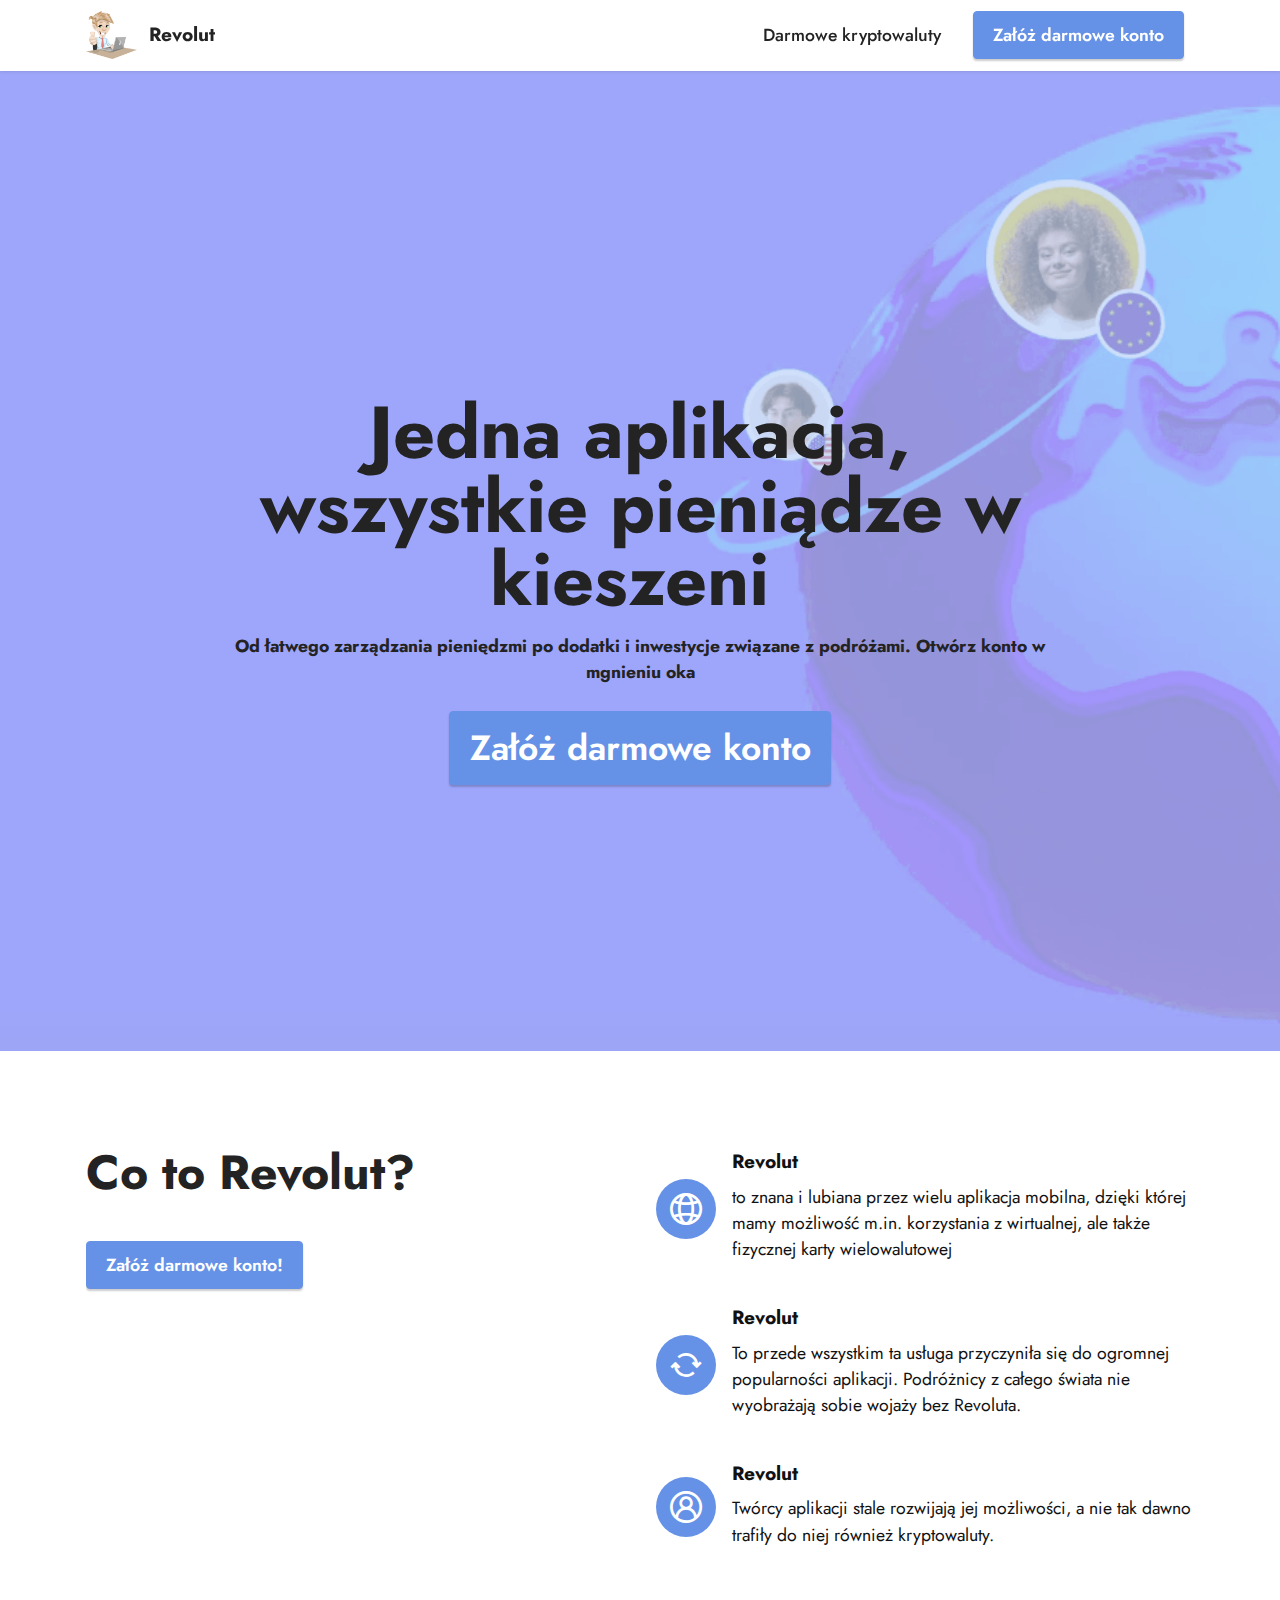
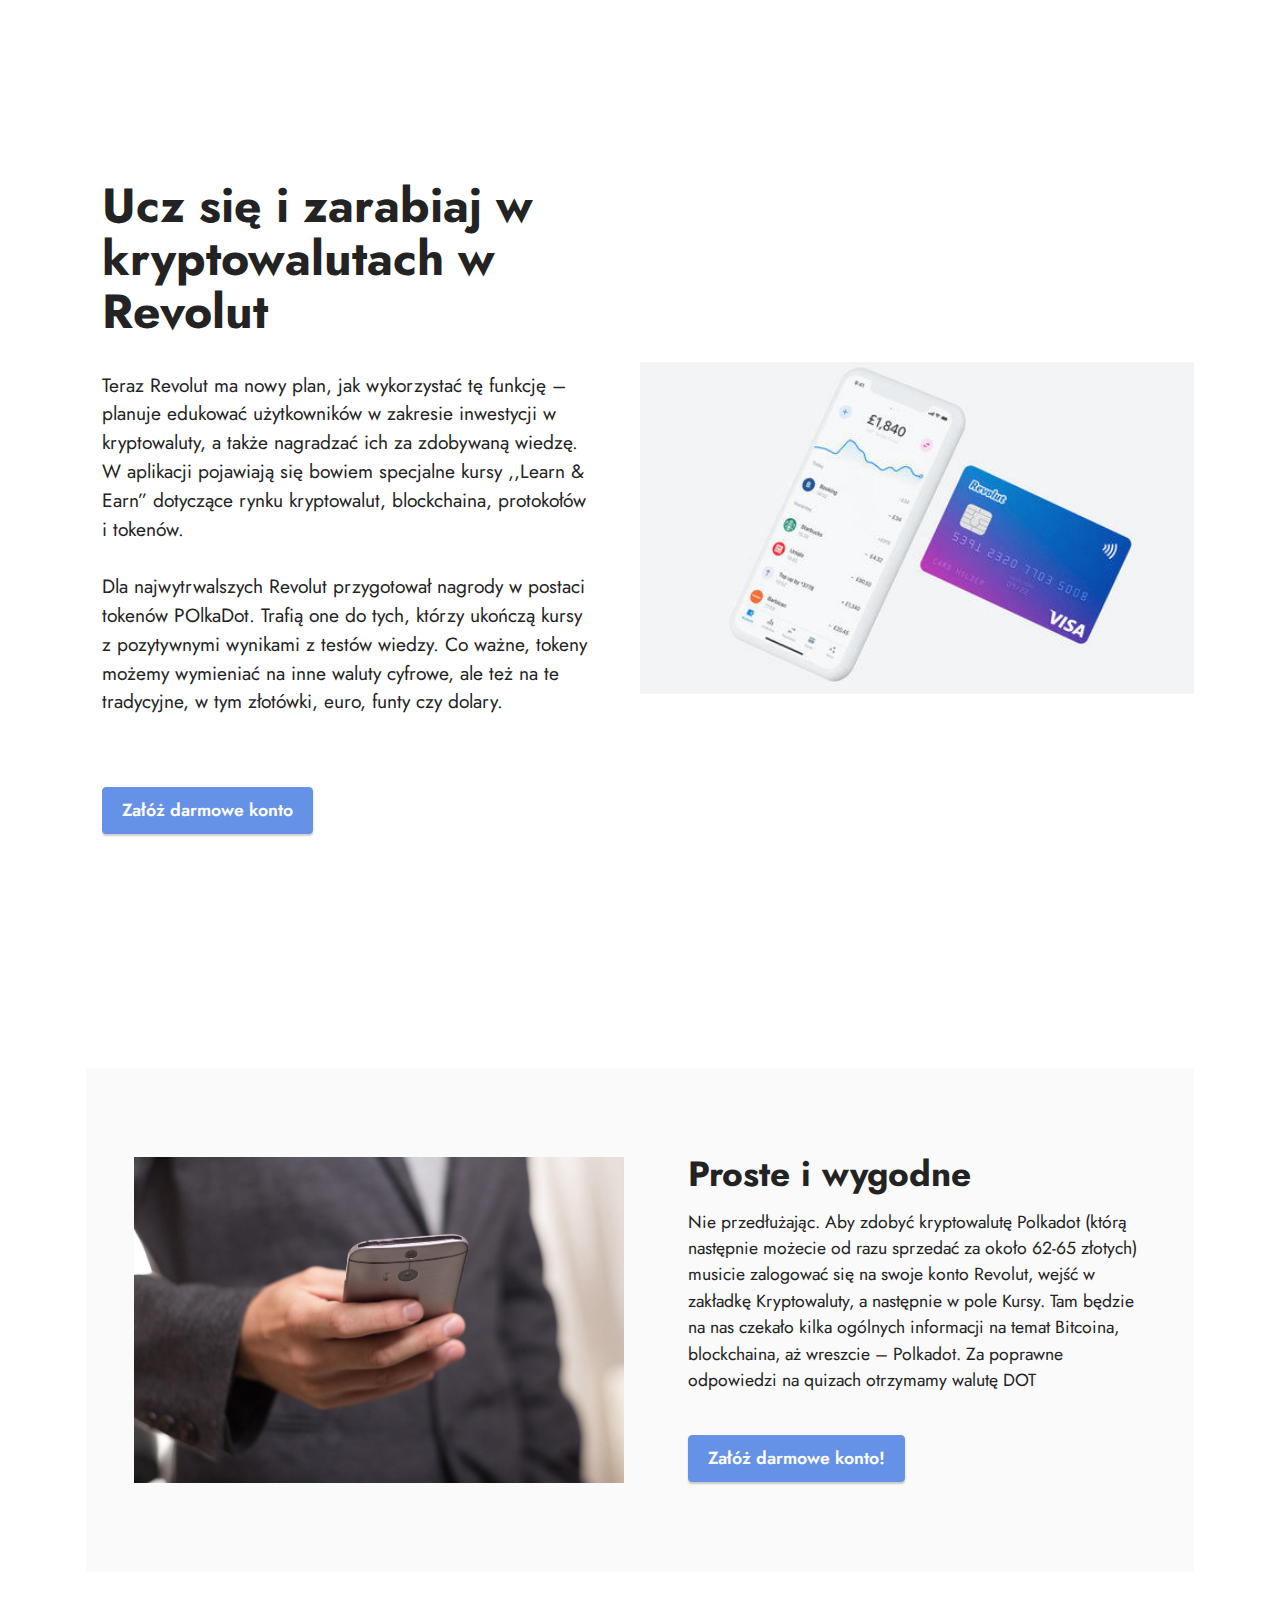
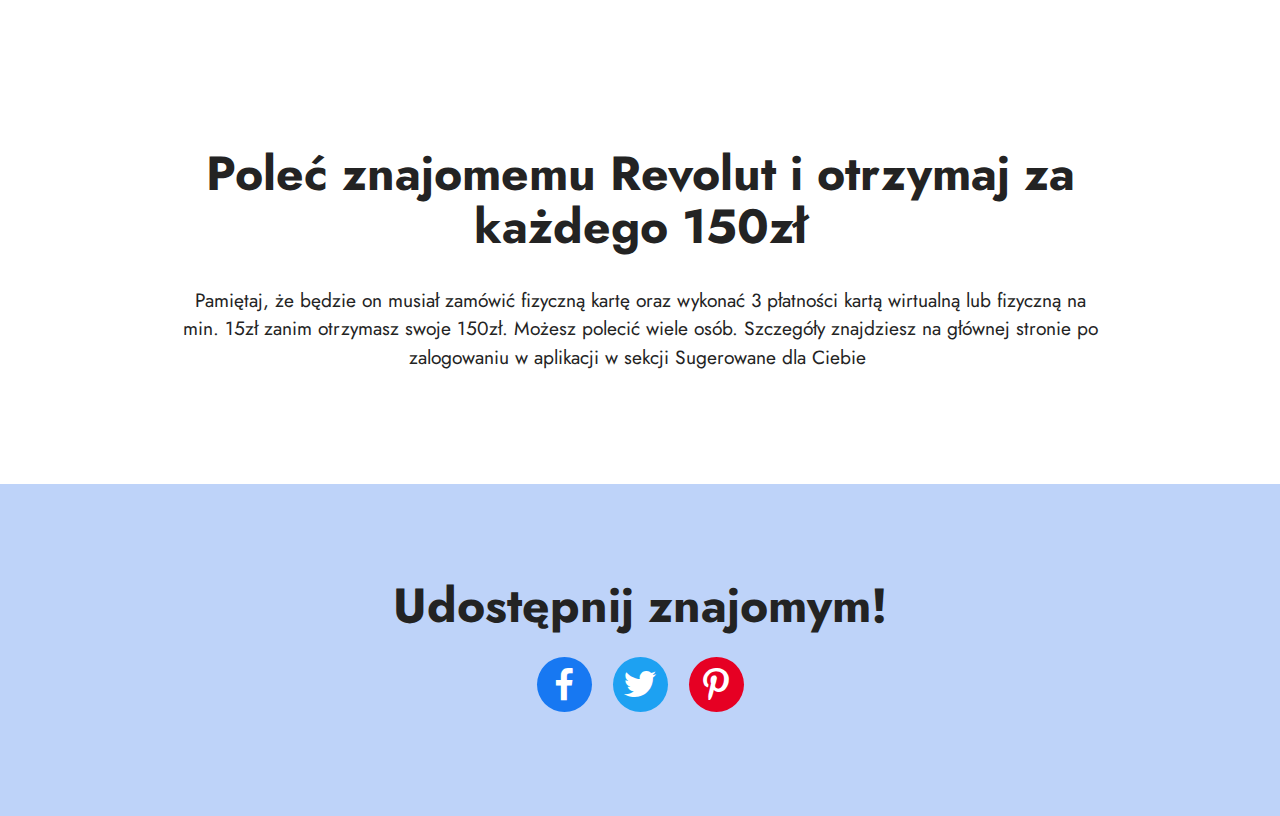
<file: index.html>
<!DOCTYPE html>
<html  >
<head>
  <!-- Site made with Mobirise Website Builder v5.6.5, https://mobirise.com -->
  <meta charset="UTF-8">
  <meta http-equiv="X-UA-Compatible" content="IE=edge">
  <meta name="generator" content="Mobirise v5.6.5, mobirise.com">
  <meta name="twitter:card" content="summary_large_image"/>
  <meta name="twitter:image:src" content="">
  <meta property="og:image" content="">
  <meta name="twitter:title" content="revolut">
  <meta name="viewport" content="width=device-width, initial-scale=1, minimum-scale=1">
  <link rel="shortcut icon" href="assets/images/logo.png" type="image/x-icon">
  <meta name="description" content="">
  
  
  <title>revolut</title>
  <link rel="stylesheet" href="assets/web/assets/mobirise-icons2/mobirise2.css">
  <link rel="stylesheet" href="assets/bootstrap/css/bootstrap.min.css">
  <link rel="stylesheet" href="assets/bootstrap/css/bootstrap-grid.min.css">
  <link rel="stylesheet" href="assets/bootstrap/css/bootstrap-reboot.min.css">
  <link rel="stylesheet" href="assets/parallax/jarallax.css">
  <link rel="stylesheet" href="assets/socicon/css/styles.css">
  <link rel="stylesheet" href="assets/dropdown/css/style.css">
  <link rel="stylesheet" href="assets/theme/css/style.css">
  <link rel="preload" href="https://fonts.googleapis.com/css?family=Jost:100,200,300,400,500,600,700,800,900,100i,200i,300i,400i,500i,600i,700i,800i,900i&display=swap" as="style" onload="this.onload=null;this.rel='stylesheet'">
  <noscript><link rel="stylesheet" href="https://fonts.googleapis.com/css?family=Jost:100,200,300,400,500,600,700,800,900,100i,200i,300i,400i,500i,600i,700i,800i,900i&display=swap"></noscript>
  <link rel="preload" as="style" href="assets/mobirise/css/mbr-additional.css"><link rel="stylesheet" href="assets/mobirise/css/mbr-additional.css" type="text/css">
  
  
  
  
</head>
<body>
  
  <section data-bs-version="5.1" class="menu menu2 cid-tdzqCnGoo5" once="menu" id="menu2-x">
    
    <nav class="navbar navbar-dropdown navbar-fixed-top navbar-expand-lg">
        <div class="container">
            <div class="navbar-brand">
                <span class="navbar-logo">
                    <a href="#">
                        <img src="assets/images/mbr-96x91.png" alt="revolut" style="height: 3rem;">
                    </a>
                </span>
                <span class="navbar-caption-wrap"><a class="navbar-caption text-black display-7" href="https://mobiri.se">Revolut</a></span>
            </div>
            <button class="navbar-toggler" type="button" data-toggle="collapse" data-bs-toggle="collapse" data-target="#navbarSupportedContent" data-bs-target="#navbarSupportedContent" aria-controls="navbarNavAltMarkup" aria-expanded="false" aria-label="Toggle navigation">
                <div class="hamburger">
                    <span></span>
                    <span></span>
                    <span></span>
                    <span></span>
                </div>
            </button>
            <div class="collapse navbar-collapse" id="navbarSupportedContent">
                <ul class="navbar-nav nav-dropdown" data-app-modern-menu="true"><li class="nav-item"><a class="nav-link link text-black text-primary display-4" href="page1.html#features12-v">Darmowe kryptowaluty</a></li></ul>
                
                <div class="navbar-buttons mbr-section-btn"><a class="btn btn-primary display-4" href="https://revolut.com/referral/jakub4d4s!AUG1-22-AR">Załóż darmowe konto</a></div>
            </div>
        </div>
    </nav>
</section>

<section data-bs-version="5.1" class="header9 cid-sFHoAfPmXB mbr-parallax-background" id="header9-1">

    

    <div class="mbr-overlay" style="opacity: 0.7; background-color: rgb(190, 211, 249);"></div>

    <div class="text-center container">
        <div class="row justify-content-center">
            <div class="col-md-12 col-lg-9">
                <h1 class="mbr-section-title mbr-fonts-style mb-3 display-1"><p><strong>Jedna aplikacja, wszystkie pieniądze w kieszeni&nbsp;</strong></p></h1>
                <p class="mbr-text mbr-fonts-style display-4"><strong>Od łatwego zarządzania pieniędzmi po dodatki i inwestycje związane z podróżami. Otwórz konto w mgnieniu oka</strong></p>
                <div class="mbr-section-btn mt-3"><a class="btn btn-primary display-5" href="https://revolut.com/referral/jakub4d4s!AUG1-22-AR">Załóż darmowe konto</a></div>
            </div>
        </div>
    </div>










      
</section>

<section data-bs-version="5.1" class="features12 cid-tdznj7VKpq" id="features13-u">

    
    
    <div class="container">
        <div class="row justify-content-center">
            <div class="col-12 col-lg-6">
                <div class="card-wrapper">
                    <div class="card-box align-left">
                        <h4 class="card-title mbr-fonts-style mb-4 display-2">
                            <strong>Co to Revolut?</strong>
                        </h4>
                        <p class="mbr-text mbr-fonts-style mb-4 display-7"></p>
                        <div class="mbr-section-btn"><a class="btn btn-primary display-4" href="https://revolut.com/referral/jakub4d4s!AUG1-22-AR">Załóż darmowe konto!</a></div>
                    </div>
                </div>
            </div>
            <div class="col-12 col-lg-6">
                <div class="item mbr-flex">
                    <div class="icon-box">
                        <span class="mbr-iconfont mobi-mbri-globe-2 mobi-mbri"></span>
                    </div>
                    <div class="text-box">
                        <h4 class="icon-title mbr-black mbr-fonts-style display-7"><strong>Revolut</strong></h4>
                        <h5 class="icon-text mbr-black mbr-fonts-style display-4">to znana i lubiana przez wielu aplikacja mobilna, dzięki której mamy możliwość m.in. korzystania z wirtualnej, ale także fizycznej karty wielowalutowej&nbsp;</h5>
                    </div>
                </div>
                <div class="item mbr-flex">
                    <div class="icon-box">
                        <span class="mbr-iconfont mobi-mbri-update mobi-mbri"></span>
                    </div>
                    <div class="text-box">
                        <h4 class="icon-title mbr-black mbr-fonts-style display-7"><strong>Revolut</strong></h4>
                        <h5 class="icon-text mbr-black mbr-fonts-style display-4">To przede wszystkim ta usługa przyczyniła się do ogromnej popularności aplikacji. Podróżnicy z całego świata nie wyobrażają sobie wojaży bez Revoluta.</h5>
                    </div>
                </div>
                <div class="item mbr-flex">
                    <div class="icon-box">
                        <span class="mbr-iconfont mobi-mbri-user-2 mobi-mbri"></span>
                    </div>
                    <div class="text-box">
                        <h4 class="icon-title mbr-black mbr-fonts-style display-7"><strong>Revolut</strong></h4>
                        <h5 class="icon-text mbr-black mbr-fonts-style display-4">Twórcy aplikacji stale rozwijają jej możliwości, a nie tak dawno trafiły do niej również kryptowaluty.</h5>
                    </div>
                </div>
            </div>
        </div>
    </div>
</section>

<section data-bs-version="5.1" class="features11 cid-tdznkmaotP" id="features12-v">

    
    
    <div class="container">
        <div class="m-0 row align-items-center">
            <div class="col-12 col-lg">
                <div class="card-wrapper">
                    <div class="card-box">
                        <h4 class="card-title mbr-fonts-style mb-4 display-2"><strong>Ucz się i zarabiaj w kryptowalutach w Revolut</strong></h4>
                        <p class="mbr-text mbr-fonts-style mb-4 display-7">Teraz Revolut ma nowy plan, jak wykorzystać tę funkcję – planuje edukować użytkowników w zakresie inwestycji w kryptowaluty, a także nagradzać ich za zdobywaną wiedzę. W aplikacji pojawiają się bowiem specjalne kursy ,,Learn &amp; Earn” dotyczące rynku kryptowalut, blockchaina, protokołów i tokenów.<br><br>Dla najwytrwalszych Revolut przygotował nagrody w postaci tokenów POlkaDot. Trafią one do tych, którzy ukończą kursy z pozytywnymi wynikami z testów wiedzy. Co ważne, tokeny możemy wymieniać na inne waluty cyfrowe, ale też na te tradycyjne, w tym złotówki, euro, funty czy dolary.<br></p>
                        <div class="mbr-text mbr-fonts-style counter-container display-7">
                            <div><br></div>
                        </div>
                        <div class="mbr-section-btn mb-4"><a class="btn btn-primary display-4" href="https://revolut.com/referral/jakub4d4s!AUG1-22-AR">Załóż darmowe konto</a></div>
                    </div>
                </div>
            </div>
            <div class="p-0 col-12 col-lg-6 md-pb">
                <div class="image-wrapper">
                    <img src="assets/images/revolut-medium-500x300.jpg" alt="Mobirise Website Builder">
                </div>
            </div>
        </div>
    </div>
</section>

<section data-bs-version="5.1" class="features16 cid-tdznm0kop1" id="features17-w">
    

    
    <div class="container">
        <div class="content-wrapper">
            <div class="row align-items-center">
                <div class="col-12 col-lg-6">
                    <div class="image-wrapper">
                        <img src="assets/images/mbr-1160x773.jpg" alt="Mobirise Website Builder">
                    </div>
                </div>
                <div class="col-12 col-lg">
                    <div class="text-wrapper">
                        <h6 class="card-title mbr-fonts-style display-5"><strong>Proste i wygodne&nbsp;</strong></h6>
                        <p class="mbr-text mbr-fonts-style mb-4 display-4">Nie przedłużając. Aby zdobyć kryptowalutę Polkadot (którą następnie możecie od razu sprzedać za około 62-65 złotych) musicie zalogować się na swoje konto Revolut, wejść w zakładkę Kryptowaluty, a następnie w pole Kursy. Tam będzie na nas czekało kilka ogólnych informacji na temat Bitcoina, blockchaina, aż wreszcie – Polkadot. Za poprawne odpowiedzi na quizach otrzymamy walutę DOT&nbsp;</p>
                        <div class="mbr-section-btn mt-3"><a class="btn btn-primary display-4" href="https://revolut.com/referral/jakub4d4s!AUG1-22-AR">Załóż darmowe konto!</a></div>
                    </div>
                </div>
            </div>
        </div>
    </div>
</section>

<section data-bs-version="5.1" class="content4 cid-tdzvCJqz99" id="content4-14">
    
    
    <div class="container">
        <div class="row justify-content-center">
            <div class="title col-md-12 col-lg-10">
                <h3 class="mbr-section-title mbr-fonts-style align-center mb-4 display-2"><strong>Poleć znajomemu Revolut i otrzymaj za każdego 150zł</strong></h3>
                <h4 class="mbr-section-subtitle align-center mbr-fonts-style mb-4 display-7">Pamiętaj, że będzie on musiał zamówić fizyczną kartę oraz wykonać 3 płatności kartą wirtualną lub fizyczną na min. 15zł zanim otrzymasz swoje 150zł. Możesz polecić wiele osób. Szczegóły znajdziesz na głównej stronie po zalogowaniu w aplikacji w sekcji Sugerowane dla Ciebie&nbsp;</h4>
                
            </div>
        </div>
    </div>
</section>

<section data-bs-version="5.1" class="social1 cid-sFHrCR0OHz" id="share1-5">
    
    
    

    <div class="container">
   
        <div class="row">
            <div class="col-12">
                <h3 class="mbr-section-title mb-3 align-center mbr-fonts-style display-2"><strong>Udostępnij znajomym!</strong>
                </h3>
                <div>
                    <div class="mbr-social-likes align-center">
                        <span class="btn btn-social socicon-bg-facebook facebook m-2">
                            <i class="socicon socicon-facebook"></i>
                        </span>
                        <span class="btn btn-social twitter socicon-bg-twitter m-2">
                            <i class="socicon socicon-twitter"></i>
                        </span>
                        
                        
                        <span class="btn btn-social pinterest socicon-bg-pinterest m-2">
                            <i class="socicon socicon-pinterest"></i>
                        </span>
                        
                    </div>
                </div>
            </div>
        </div>
    </div>
</section>

 
</body>
</html>
</file>
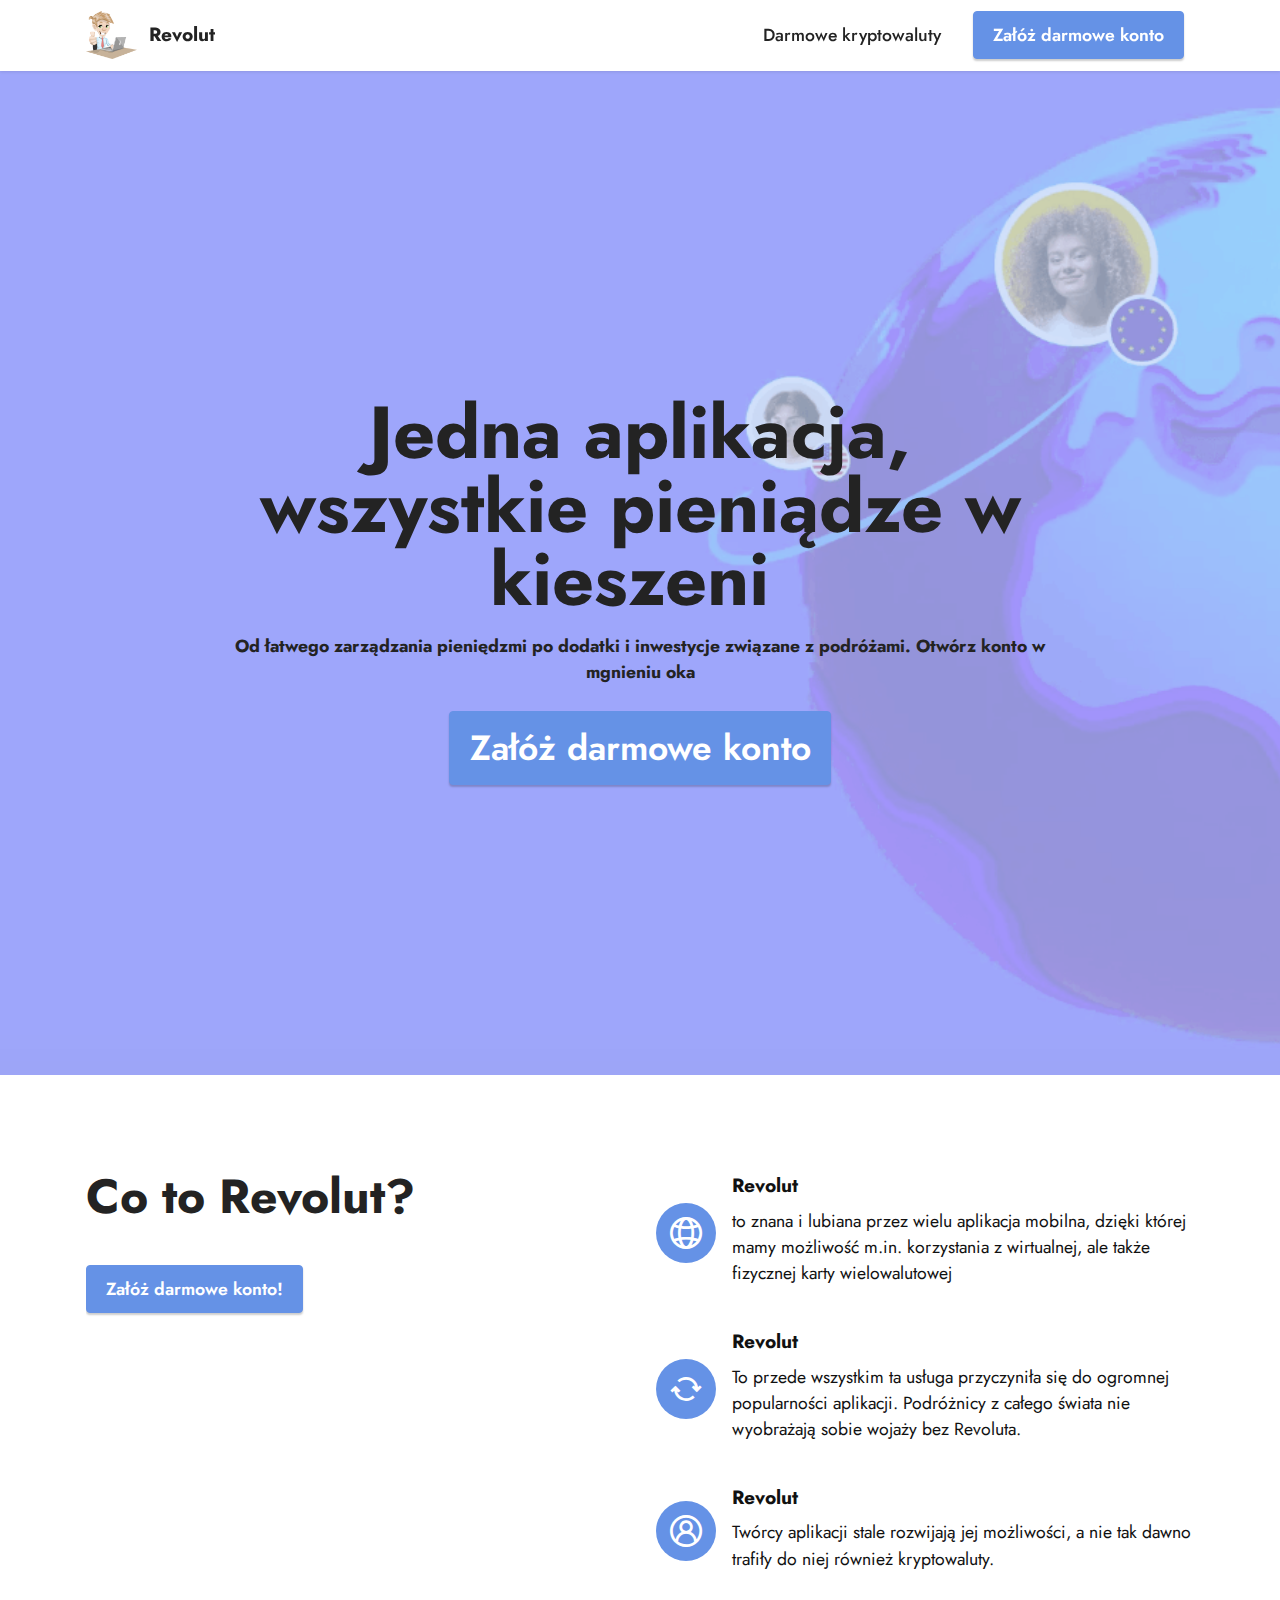
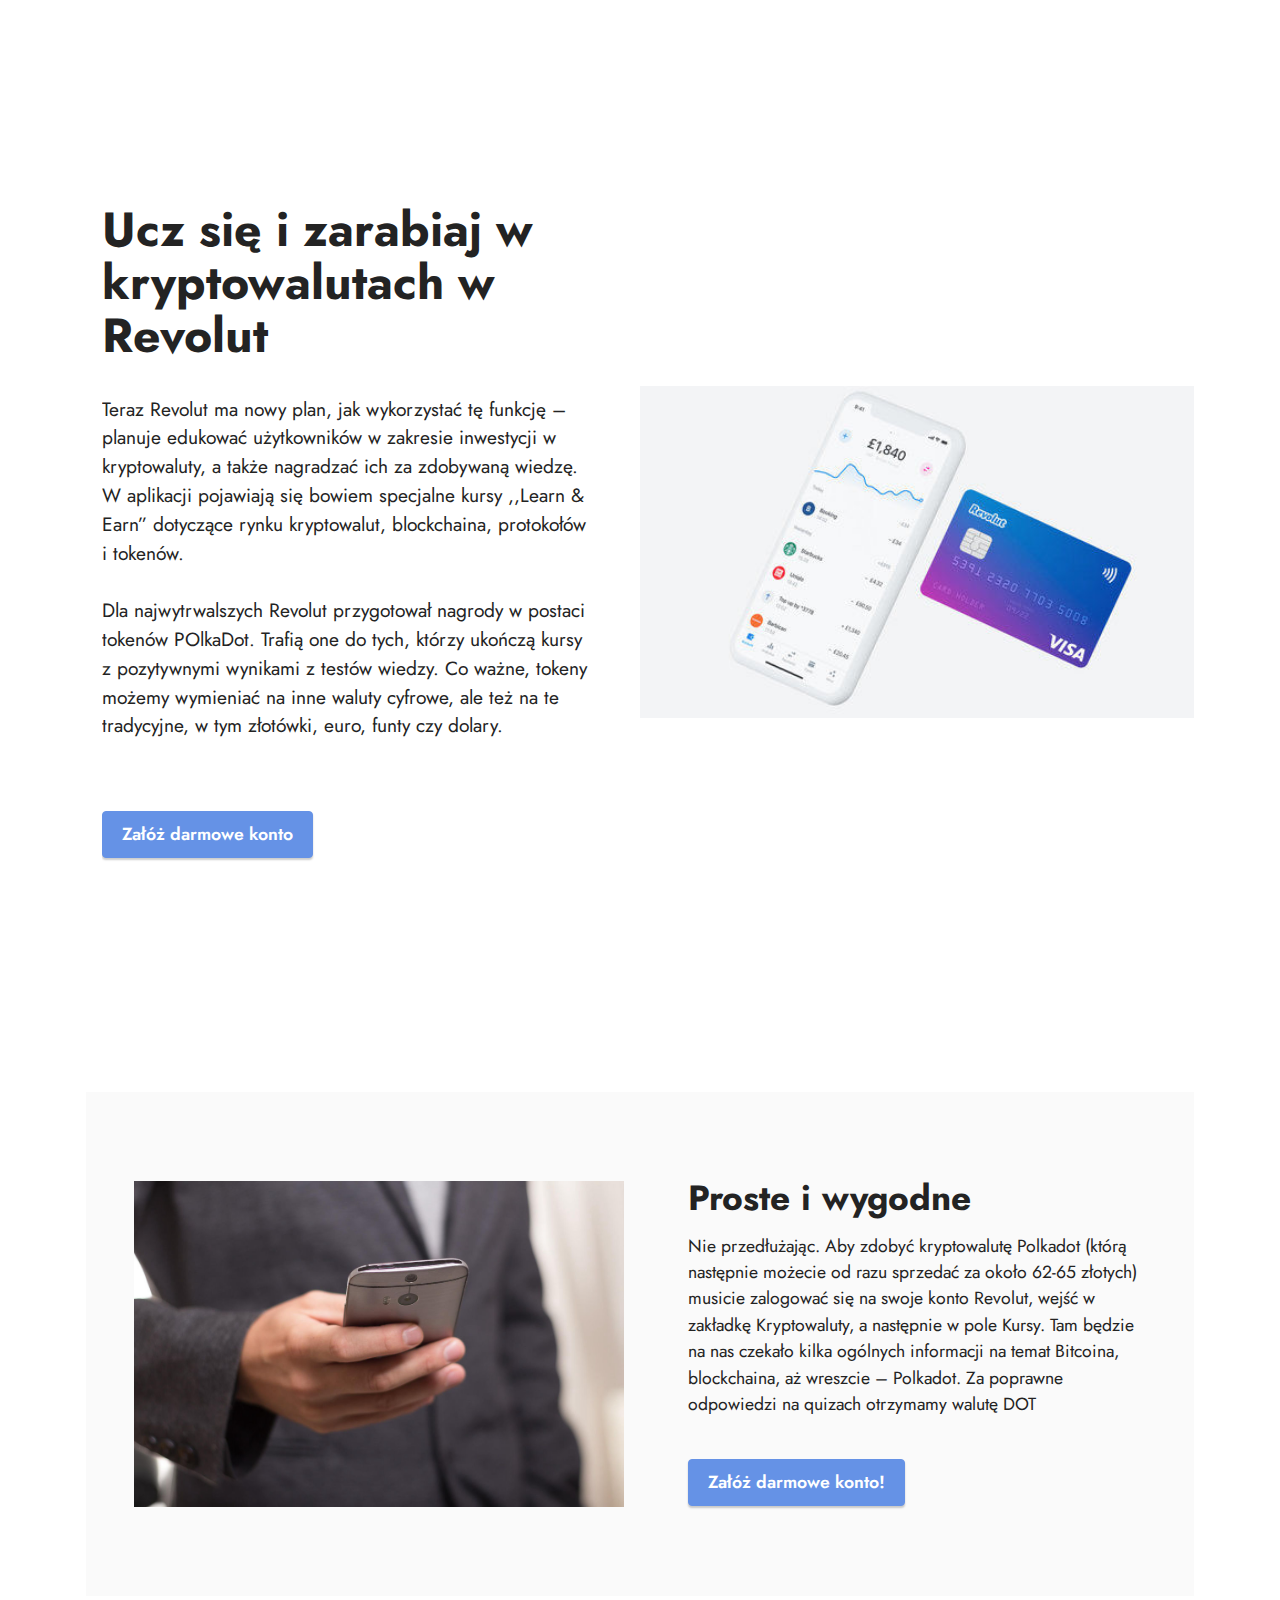
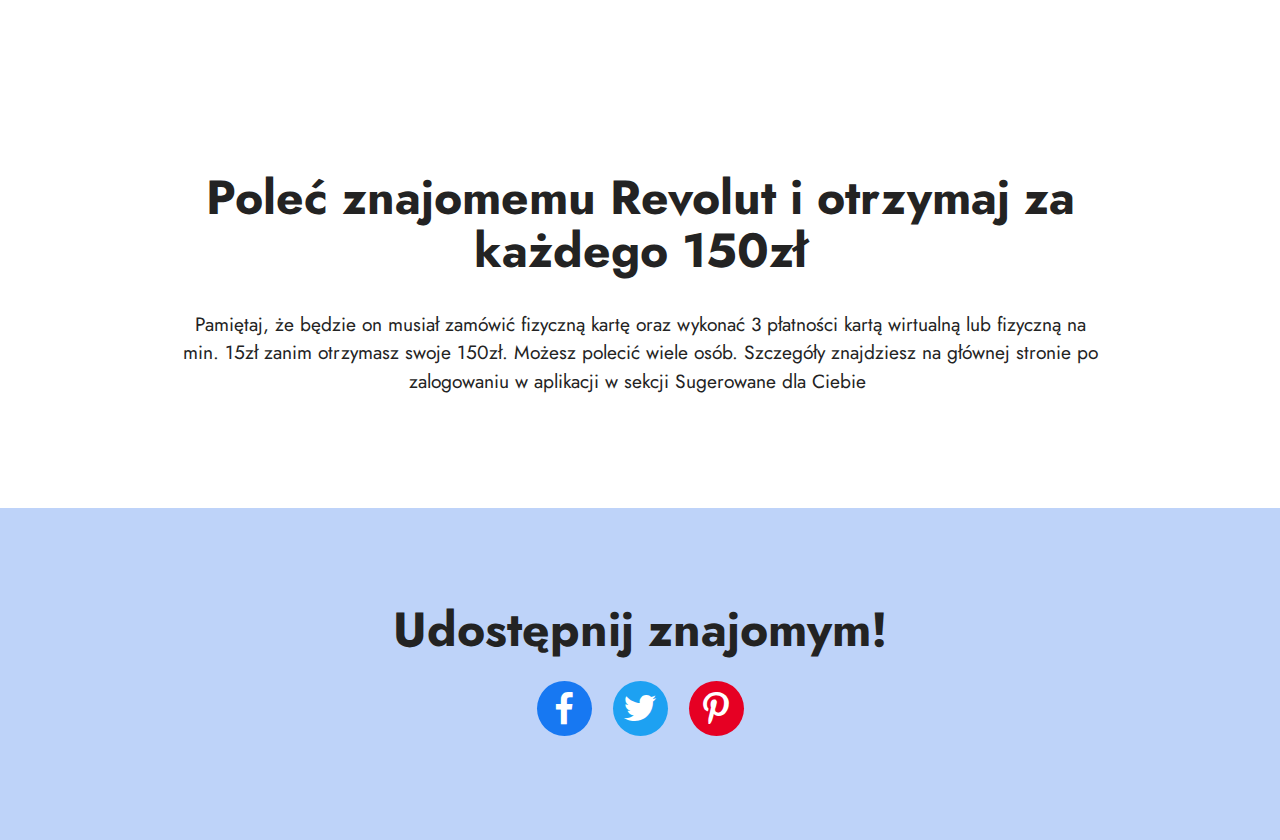
<file: test.html>
<!DOCTYPE html>
<html  >
<head>
  <!-- Site made with Mobirise Website Builder v5.6.5, https://mobirise.com -->
  <meta charset="UTF-8">
  <meta http-equiv="X-UA-Compatible" content="IE=edge">
  <meta name="generator" content="Mobirise v5.6.5, mobirise.com">
  <meta name="twitter:card" content="summary_large_image"/>
  <meta name="twitter:image:src" content="">
  <meta property="og:image" content="">
  <meta name="twitter:title" content="revolut">
  <meta name="viewport" content="width=device-width, initial-scale=1, minimum-scale=1">
  <link rel="shortcut icon" href="assets/images/logo.png" type="image/x-icon">
  <meta name="description" content="">
  
  
  <title>revolut</title>
  <link rel="stylesheet" href="assets/web/assets/mobirise-icons2/mobirise2.css">
  <link rel="stylesheet" href="assets/bootstrap/css/bootstrap.min.css">
  <link rel="stylesheet" href="assets/bootstrap/css/bootstrap-grid.min.css">
  <link rel="stylesheet" href="assets/bootstrap/css/bootstrap-reboot.min.css">
  <link rel="stylesheet" href="assets/parallax/jarallax.css">
  <link rel="stylesheet" href="assets/socicon/css/styles.css">
  <link rel="stylesheet" href="assets/dropdown/css/style.css">
  <link rel="stylesheet" href="assets/theme/css/style.css">
  <link rel="preload" href="https://fonts.googleapis.com/css?family=Jost:100,200,300,400,500,600,700,800,900,100i,200i,300i,400i,500i,600i,700i,800i,900i&display=swap" as="style" onload="this.onload=null;this.rel='stylesheet'">
  <noscript><link rel="stylesheet" href="https://fonts.googleapis.com/css?family=Jost:100,200,300,400,500,600,700,800,900,100i,200i,300i,400i,500i,600i,700i,800i,900i&display=swap"></noscript>
  <link rel="preload" as="style" href="assets/mobirise/css/mbr-additional.css"><link rel="stylesheet" href="assets/mobirise/css/mbr-additional.css" type="text/css">
  
  
  
  
</head>
<body>
  
  <section data-bs-version="5.1" class="menu menu2 cid-tdzqCnGoo5" once="menu" id="menu2-x">
    
    <nav class="navbar navbar-dropdown navbar-fixed-top navbar-expand-lg">
        <div class="container">
            <div class="navbar-brand">
                <span class="navbar-logo">
                    <a href="#">
                        <img src="assets/images/mbr-96x91.png" alt="revolut" style="height: 3rem;">
                    </a>
                </span>
                <span class="navbar-caption-wrap"><a class="navbar-caption text-black display-7" href="https://mobiri.se">Revolut</a></span>
            </div>
            <button class="navbar-toggler" type="button" data-toggle="collapse" data-bs-toggle="collapse" data-target="#navbarSupportedContent" data-bs-target="#navbarSupportedContent" aria-controls="navbarNavAltMarkup" aria-expanded="false" aria-label="Toggle navigation">
                <div class="hamburger">
                    <span></span>
                    <span></span>
                    <span></span>
                    <span></span>
                </div>
            </button>
            <div class="collapse navbar-collapse" id="navbarSupportedContent">
                <ul class="navbar-nav nav-dropdown" data-app-modern-menu="true"><li class="nav-item"><a class="nav-link link text-black text-primary display-4" href="page1.html#features12-v">Darmowe kryptowaluty</a></li></ul>
                
                <div class="navbar-buttons mbr-section-btn"><a class="btn btn-primary display-4" href="https://revolut.com/referral/jakub4d4s!AUG1-22-AR">Załóż darmowe konto</a></div>
            </div>
        </div>
    </nav>
</section>

<section data-bs-version="5.1" class="header9 cid-sFHoAfPmXB mbr-parallax-background" id="header9-1">

    

    <div class="mbr-overlay" style="opacity: 0.7; background-color: rgb(190, 211, 249);"></div>

    <div class="text-center container">
        <div class="row justify-content-center">
            <div class="col-md-12 col-lg-9">
                <h1 class="mbr-section-title mbr-fonts-style mb-3 display-1"><p><strong>Jedna aplikacja, wszystkie pieniądze w kieszeni&nbsp;</strong></p></h1>
                <p class="mbr-text mbr-fonts-style display-4"><strong>Od łatwego zarządzania pieniędzmi po dodatki i inwestycje związane z podróżami. Otwórz konto w mgnieniu oka</strong></p>
                <div class="mbr-section-btn mt-3"><a class="btn btn-primary display-5" href="https://revolut.com/referral/jakub4d4s!AUG1-22-AR">Załóż darmowe konto</a></div>
            </div>
        </div>
    </div>





    <script>
        (() => {
          const d = document, s = d.currentScript;
          const t = d.createElement('div'), p = s.parentNode;
          t.classList.add('ebp_bp_263');
          t.style.display = 'inline-block';
          p.insertBefore(t, s);
          window.addEventListener('DOMContentLoaded', () => {
            if (!d.querySelector('.ebpls_263')) {
              const bps = document.createElement('script');
              bps.type = 'text/javascript';
              bps.async = true;
              bps.src = 'https://ebrokerpartner.pl/banner-pool/banner_pool.php?pid=263';
              bps.classList.add('ebpls_263');
              p.insertBefore(bps, t);
              bps.onload = function(){
                if (typeof rebpbp263 === 'undefined') return;
                d.querySelectorAll('.ebp_bp_263').forEach(i => {
                  i.innerHTML = rebpbp263();
                })
                iebpbp263();
              };
            }
          });
        })();
      </script>





      
</section>

<section data-bs-version="5.1" class="features12 cid-tdznj7VKpq" id="features13-u">

    
    
    <div class="container">
        <div class="row justify-content-center">
            <div class="col-12 col-lg-6">
                <div class="card-wrapper">
                    <div class="card-box align-left">
                        <h4 class="card-title mbr-fonts-style mb-4 display-2">
                            <strong>Co to Revolut?</strong>
                        </h4>
                        <p class="mbr-text mbr-fonts-style mb-4 display-7"></p>
                        <div class="mbr-section-btn"><a class="btn btn-primary display-4" href="https://revolut.com/referral/jakub4d4s!AUG1-22-AR">Załóż darmowe konto!</a></div>
                    </div>
                </div>
            </div>
            <div class="col-12 col-lg-6">
                <div class="item mbr-flex">
                    <div class="icon-box">
                        <span class="mbr-iconfont mobi-mbri-globe-2 mobi-mbri"></span>
                    </div>
                    <div class="text-box">
                        <h4 class="icon-title mbr-black mbr-fonts-style display-7"><strong>Revolut</strong></h4>
                        <h5 class="icon-text mbr-black mbr-fonts-style display-4">to znana i lubiana przez wielu aplikacja mobilna, dzięki której mamy możliwość m.in. korzystania z wirtualnej, ale także fizycznej karty wielowalutowej&nbsp;</h5>
                    </div>
                </div>
                <div class="item mbr-flex">
                    <div class="icon-box">
                        <span class="mbr-iconfont mobi-mbri-update mobi-mbri"></span>
                    </div>
                    <div class="text-box">
                        <h4 class="icon-title mbr-black mbr-fonts-style display-7"><strong>Revolut</strong></h4>
                        <h5 class="icon-text mbr-black mbr-fonts-style display-4">To przede wszystkim ta usługa przyczyniła się do ogromnej popularności aplikacji. Podróżnicy z całego świata nie wyobrażają sobie wojaży bez Revoluta.</h5>
                    </div>
                </div>
                <div class="item mbr-flex">
                    <div class="icon-box">
                        <span class="mbr-iconfont mobi-mbri-user-2 mobi-mbri"></span>
                    </div>
                    <div class="text-box">
                        <h4 class="icon-title mbr-black mbr-fonts-style display-7"><strong>Revolut</strong></h4>
                        <h5 class="icon-text mbr-black mbr-fonts-style display-4">Twórcy aplikacji stale rozwijają jej możliwości, a nie tak dawno trafiły do niej również kryptowaluty.</h5>
                    </div>
                </div>
            </div>
        </div>
    </div>
</section>

<section data-bs-version="5.1" class="features11 cid-tdznkmaotP" id="features12-v">

    
    
    <div class="container">
        <div class="m-0 row align-items-center">
            <div class="col-12 col-lg">
                <div class="card-wrapper">
                    <div class="card-box">
                        <h4 class="card-title mbr-fonts-style mb-4 display-2"><strong>Ucz się i zarabiaj w kryptowalutach w Revolut</strong></h4>
                        <p class="mbr-text mbr-fonts-style mb-4 display-7">Teraz Revolut ma nowy plan, jak wykorzystać tę funkcję – planuje edukować użytkowników w zakresie inwestycji w kryptowaluty, a także nagradzać ich za zdobywaną wiedzę. W aplikacji pojawiają się bowiem specjalne kursy ,,Learn &amp; Earn” dotyczące rynku kryptowalut, blockchaina, protokołów i tokenów.<br><br>Dla najwytrwalszych Revolut przygotował nagrody w postaci tokenów POlkaDot. Trafią one do tych, którzy ukończą kursy z pozytywnymi wynikami z testów wiedzy. Co ważne, tokeny możemy wymieniać na inne waluty cyfrowe, ale też na te tradycyjne, w tym złotówki, euro, funty czy dolary.<br></p>
                        <div class="mbr-text mbr-fonts-style counter-container display-7">
                            <div><br></div>
                        </div>
                        <div class="mbr-section-btn mb-4"><a class="btn btn-primary display-4" href="https://revolut.com/referral/jakub4d4s!AUG1-22-AR">Załóż darmowe konto</a></div>
                    </div>
                </div>
            </div>
            <div class="p-0 col-12 col-lg-6 md-pb">
                <div class="image-wrapper">
                    <img src="assets/images/revolut-medium-500x300.jpg" alt="Mobirise Website Builder">
                </div>
            </div>
        </div>
    </div>
</section>

<section data-bs-version="5.1" class="features16 cid-tdznm0kop1" id="features17-w">
    

    
    <div class="container">
        <div class="content-wrapper">
            <div class="row align-items-center">
                <div class="col-12 col-lg-6">
                    <div class="image-wrapper">
                        <img src="assets/images/mbr-1160x773.jpg" alt="Mobirise Website Builder">
                    </div>
                </div>
                <div class="col-12 col-lg">
                    <div class="text-wrapper">
                        <h6 class="card-title mbr-fonts-style display-5"><strong>Proste i wygodne&nbsp;</strong></h6>
                        <p class="mbr-text mbr-fonts-style mb-4 display-4">Nie przedłużając. Aby zdobyć kryptowalutę Polkadot (którą następnie możecie od razu sprzedać za około 62-65 złotych) musicie zalogować się na swoje konto Revolut, wejść w zakładkę Kryptowaluty, a następnie w pole Kursy. Tam będzie na nas czekało kilka ogólnych informacji na temat Bitcoina, blockchaina, aż wreszcie – Polkadot. Za poprawne odpowiedzi na quizach otrzymamy walutę DOT&nbsp;</p>
                        <div class="mbr-section-btn mt-3"><a class="btn btn-primary display-4" href="https://revolut.com/referral/jakub4d4s!AUG1-22-AR">Załóż darmowe konto!</a></div>
                    </div>
                </div>
            </div>
        </div>
    </div>
</section>

<section data-bs-version="5.1" class="content4 cid-tdzvCJqz99" id="content4-14">
    
    
    <div class="container">
        <div class="row justify-content-center">
            <div class="title col-md-12 col-lg-10">
                <h3 class="mbr-section-title mbr-fonts-style align-center mb-4 display-2"><strong>Poleć znajomemu Revolut i otrzymaj za każdego 150zł</strong></h3>
                <h4 class="mbr-section-subtitle align-center mbr-fonts-style mb-4 display-7">Pamiętaj, że będzie on musiał zamówić fizyczną kartę oraz wykonać 3 płatności kartą wirtualną lub fizyczną na min. 15zł zanim otrzymasz swoje 150zł. Możesz polecić wiele osób. Szczegóły znajdziesz na głównej stronie po zalogowaniu w aplikacji w sekcji Sugerowane dla Ciebie&nbsp;</h4>
                
            </div>
        </div>
    </div>
</section>

<section data-bs-version="5.1" class="social1 cid-sFHrCR0OHz" id="share1-5">
    
    
    

    <div class="container">
        <div class="row">
            <div class="col-12">
                <h3 class="mbr-section-title mb-3 align-center mbr-fonts-style display-2"><strong>Udostępnij znajomym!</strong>
                </h3>
                <div>
                    <div class="mbr-social-likes align-center">
                        <span class="btn btn-social socicon-bg-facebook facebook m-2">
                            <i class="socicon socicon-facebook"></i>
                        </span>
                        <span class="btn btn-social twitter socicon-bg-twitter m-2">
                            <i class="socicon socicon-twitter"></i>
                        </span>
                        
                        
                        <span class="btn btn-social pinterest socicon-bg-pinterest m-2">
                            <i class="socicon socicon-pinterest"></i>
                        </span>
                        
                    </div>
                </div>
            </div>
        </div>
    </div>
</section>
  
</body>
</html>
</file>
<file: assets/web/assets/mobirise-icons2/mobirise2.css>
@font-face {
  font-family: 'Moririse2';
  font-display: swap;
  src:  url('mobirise2.eot?f2bix4');
  src:  url('mobirise2.eot?f2bix4#iefix') format('embedded-opentype'),
    url('mobirise2.ttf?f2bix4') format('truetype'),
    url('mobirise2.woff?f2bix4') format('woff'),
    url('mobirise2.svg?f2bix4#mobirise2') format('svg');
  font-weight: normal;
  font-style: normal;
}

[class^="mobi-"], [class*=" mobi-"] {
  /* use !important to prevent issues with browser extensions that change fonts */
  font-family: 'Moririse2' !important;
  speak: none;
  font-style: normal;
  font-weight: normal;
  font-variant: normal;
  text-transform: none;
  line-height: 1;

  /* Better Font Rendering =========== */
  -webkit-font-smoothing: antialiased;
  -moz-osx-font-smoothing: grayscale;
}

.mobi-mbri-add-submenu:before {
  content: "\e900";
}
.mobi-mbri-alert:before {
  content: "\e901";
}
.mobi-mbri-align-center:before {
  content: "\e902";
}
.mobi-mbri-align-justify:before {
  content: "\e903";
}
.mobi-mbri-align-left:before {
  content: "\e904";
}
.mobi-mbri-align-right:before {
  content: "\e905";
}
.mobi-mbri-android:before {
  content: "\e906";
}
.mobi-mbri-apple:before {
  content: "\e907";
}
.mobi-mbri-arrow-down:before {
  content: "\e908";
}
.mobi-mbri-arrow-next:before {
  content: "\e909";
}
.mobi-mbri-arrow-prev:before {
  content: "\e90a";
}
.mobi-mbri-arrow-up:before {
  content: "\e90b";
}
.mobi-mbri-bold:before {
  content: "\e90c";
}
.mobi-mbri-bookmark:before {
  content: "\e90d";
}
.mobi-mbri-bootstrap:before {
  content: "\e90e";
}
.mobi-mbri-briefcase:before {
  content: "\e90f";
}
.mobi-mbri-browse:before {
  content: "\e910";
}
.mobi-mbri-bulleted-list:before {
  content: "\e911";
}
.mobi-mbri-calendar:before {
  content: "\e912";
}
.mobi-mbri-camera:before {
  content: "\e913";
}
.mobi-mbri-cart-add:before {
  content: "\e914";
}
.mobi-mbri-cart-full:before {
  content: "\e915";
}
.mobi-mbri-cash:before {
  content: "\e916";
}
.mobi-mbri-change-style:before {
  content: "\e917";
}
.mobi-mbri-chat:before {
  content: "\e918";
}
.mobi-mbri-clock:before {
  content: "\e919";
}
.mobi-mbri-close:before {
  content: "\e91a";
}
.mobi-mbri-cloud:before {
  content: "\e91b";
}
.mobi-mbri-code:before {
  content: "\e91c";
}
.mobi-mbri-contact-form:before {
  content: "\e91d";
}
.mobi-mbri-credit-card:before {
  content: "\e91e";
}
.mobi-mbri-cursor-click:before {
  content: "\e91f";
}
.mobi-mbri-cust-feedback:before {
  content: "\e920";
}
.mobi-mbri-database:before {
  content: "\e921";
}
.mobi-mbri-delivery:before {
  content: "\e922";
}
.mobi-mbri-desktop:before {
  content: "\e923";
}
.mobi-mbri-devices:before {
  content: "\e924";
}
.mobi-mbri-down:before {
  content: "\e925";
}
.mobi-mbri-download-2:before {
  content: "\e926";
}
.mobi-mbri-download:before {
  content: "\e927";
}
.mobi-mbri-drag-n-drop-2:before {
  content: "\e928";
}
.mobi-mbri-drag-n-drop:before {
  content: "\e929";
}
.mobi-mbri-edit-2:before {
  content: "\e92a";
}
.mobi-mbri-edit:before {
  content: "\e92b";
}
.mobi-mbri-error:before {
  content: "\e92c";
}
.mobi-mbri-extension:before {
  content: "\e92d";
}
.mobi-mbri-features:before {
  content: "\e92e";
}
.mobi-mbri-file:before {
  content: "\e92f";
}
.mobi-mbri-flag:before {
  content: "\e930";
}
.mobi-mbri-folder:before {
  content: "\e931";
}
.mobi-mbri-gift:before {
  content: "\e932";
}
.mobi-mbri-github:before {
  content: "\e933";
}
.mobi-mbri-globe-2:before {
  content: "\e934";
}
.mobi-mbri-globe:before {
  content: "\e935";
}
.mobi-mbri-growing-chart:before {
  content: "\e936";
}
.mobi-mbri-hearth:before {
  content: "\e937";
}
.mobi-mbri-help:before {
  content: "\e938";
}
.mobi-mbri-home:before {
  content: "\e939";
}
.mobi-mbri-hot-cup:before {
  content: "\e93a";
}
.mobi-mbri-idea:before {
  content: "\e93b";
}
.mobi-mbri-image-gallery:before {
  content: "\e93c";
}
.mobi-mbri-image-slider:before {
  content: "\e93d";
}
.mobi-mbri-info:before {
  content: "\e93e";
}
.mobi-mbri-italic:before {
  content: "\e93f";
}
.mobi-mbri-key:before {
  content: "\e940";
}
.mobi-mbri-laptop:before {
  content: "\e941";
}
.mobi-mbri-layers:before {
  content: "\e942";
}
.mobi-mbri-left-right:before {
  content: "\e943";
}
.mobi-mbri-left:before {
  content: "\e944";
}
.mobi-mbri-letter:before {
  content: "\e945";
}
.mobi-mbri-like:before {
  content: "\e946";
}
.mobi-mbri-link:before {
  content: "\e947";
}
.mobi-mbri-lock:before {
  content: "\e948";
}
.mobi-mbri-login:before {
  content: "\e949";
}
.mobi-mbri-logout:before {
  content: "\e94a";
}
.mobi-mbri-magic-stick:before {
  content: "\e94b";
}
.mobi-mbri-map-pin:before {
  content: "\e94c";
}
.mobi-mbri-menu:before {
  content: "\e94d";
}
.mobi-mbri-mobile-2:before {
  content: "\e94e";
}
.mobi-mbri-mobile-horizontal:before {
  content: "\e94f";
}
.mobi-mbri-mobile:before {
  content: "\e950";
}
.mobi-mbri-mobirise:before {
  content: "\e951";
}
.mobi-mbri-more-horizontal:before {
  content: "\e952";
}
.mobi-mbri-more-vertical:before {
  content: "\e953";
}
.mobi-mbri-music:before {
  content: "\e954";
}
.mobi-mbri-new-file:before {
  content: "\e955";
}
.mobi-mbri-numbered-list:before {
  content: "\e956";
}
.mobi-mbri-opened-folder:before {
  content: "\e957";
}
.mobi-mbri-pages:before {
  content: "\e958";
}
.mobi-mbri-paper-plane:before {
  content: "\e959";
}
.mobi-mbri-paperclip:before {
  content: "\e95a";
}
.mobi-mbri-phone:before {
  content: "\e95b";
}
.mobi-mbri-photo:before {
  content: "\e95c";
}
.mobi-mbri-photos:before {
  content: "\e95d";
}
.mobi-mbri-pin:before {
  content: "\e95e";
}
.mobi-mbri-play:before {
  content: "\e95f";
}
.mobi-mbri-plus:before {
  content: "\e960";
}
.mobi-mbri-preview:before {
  content: "\e961";
}
.mobi-mbri-print:before {
  content: "\e962";
}
.mobi-mbri-protect:before {
  content: "\e963";
}
.mobi-mbri-question:before {
  content: "\e964";
}
.mobi-mbri-quote-left:before {
  content: "\e965";
}
.mobi-mbri-quote-right:before {
  content: "\e966";
}
.mobi-mbri-redo:before {
  content: "\e967";
}
.mobi-mbri-refresh:before {
  content: "\e968";
}
.mobi-mbri-responsive-2:before {
  content: "\e969";
}
.mobi-mbri-responsive:before {
  content: "\e96a";
}
.mobi-mbri-right:before {
  content: "\e96b";
}
.mobi-mbri-rocket:before {
  content: "\e96c";
}
.mobi-mbri-sad-face:before {
  content: "\e96d";
}
.mobi-mbri-sale:before {
  content: "\e96e";
}
.mobi-mbri-save:before {
  content: "\e96f";
}
.mobi-mbri-search:before {
  content: "\e970";
}
.mobi-mbri-setting-2:before {
  content: "\e971";
}
.mobi-mbri-setting-3:before {
  content: "\e972";
}
.mobi-mbri-setting:before {
  content: "\e973";
}
.mobi-mbri-share:before {
  content: "\e974";
}
.mobi-mbri-shopping-bag:before {
  content: "\e975";
}
.mobi-mbri-shopping-basket:before {
  content: "\e976";
}
.mobi-mbri-shopping-cart:before {
  content: "\e977";
}
.mobi-mbri-sites:before {
  content: "\e978";
}
.mobi-mbri-smile-face:before {
  content: "\e979";
}
.mobi-mbri-speed:before {
  content: "\e97a";
}
.mobi-mbri-star:before {
  content: "\e97b";
}
.mobi-mbri-success:before {
  content: "\e97c";
}
.mobi-mbri-sun:before {
  content: "\e97d";
}
.mobi-mbri-sun2:before {
  content: "\e97e";
}
.mobi-mbri-tablet-vertical:before {
  content: "\e97f";
}
.mobi-mbri-tablet:before {
  content: "\e980";
}
.mobi-mbri-target:before {
  content: "\e981";
}
.mobi-mbri-timer:before {
  content: "\e982";
}
.mobi-mbri-to-ftp:before {
  content: "\e983";
}
.mobi-mbri-to-local-drive:before {
  content: "\e984";
}
.mobi-mbri-touch-swipe:before {
  content: "\e985";
}
.mobi-mbri-touch:before {
  content: "\e986";
}
.mobi-mbri-trash:before {
  content: "\e987";
}
.mobi-mbri-underline:before {
  content: "\e988";
}
.mobi-mbri-undo:before {
  content: "\e989";
}
.mobi-mbri-unlink:before {
  content: "\e98a";
}
.mobi-mbri-unlock:before {
  content: "\e98b";
}
.mobi-mbri-up-down:before {
  content: "\e98c";
}
.mobi-mbri-up:before {
  content: "\e98d";
}
.mobi-mbri-update:before {
  content: "\e98e";
}
.mobi-mbri-upload-2:before {
  content: "\e98f";
}
.mobi-mbri-upload:before {
  content: "\e990";
}
.mobi-mbri-user-2:before {
  content: "\e991";
}
.mobi-mbri-user:before {
  content: "\e992";
}
.mobi-mbri-users:before {
  content: "\e993";
}
.mobi-mbri-video-play:before {
  content: "\e994";
}
.mobi-mbri-video:before {
  content: "\e995";
}
.mobi-mbri-watch:before {
  content: "\e996";
}
.mobi-mbri-website-theme-2:before {
  content: "\e997";
}
.mobi-mbri-website-theme:before {
  content: "\e998";
}
.mobi-mbri-wifi:before {
  content: "\e999";
}
.mobi-mbri-windows:before {
  content: "\e99a";
}
.mobi-mbri-zoom-in:before {
  content: "\e99b";
}
.mobi-mbri-zoom-out:before {
  content: "\e99c";
}
</file>
<file: assets/parallax/jarallax.css>
.jarallax {
    position: relative;
    z-index: 0;
}
.jarallax > .jarallax-img {
    position: absolute;
    object-fit: cover;
    /* support for plugin https://github.com/bfred-it/object-fit-images */
    font-family: 'object-fit: cover;';
    top: 0;
    left: 0;
    width: 100%;
    height: 100%;
    z-index: -1;
}
</file>
<file: assets/socicon/css/styles.css>
@charset "UTF-8";

@font-face {
  font-family: 'Socicon';
  src:  url('../fonts/socicon.eot');
  src:  url('../fonts/socicon.eot?#iefix') format('embedded-opentype'),
    url('../fonts/socicon.woff2') format('woff2'),
    url('../fonts/socicon.ttf') format('truetype'),
    url('../fonts/socicon.woff') format('woff'),
    url('../fonts/socicon.svg#socicon') format('svg');
  font-weight: normal;
  font-style: normal;
  font-display: swap;
}

[data-icon]:before {
  font-family: "socicon" !important;
  content: attr(data-icon);
  font-style: normal !important;
  font-weight: normal !important;
  font-variant: normal !important;
  text-transform: none !important;
  speak: none;
  line-height: 1;
  -webkit-font-smoothing: antialiased;
  -moz-osx-font-smoothing: grayscale;
}

[class^="socicon-"], [class*=" socicon-"] {
  /* use !important to prevent issues with browser extensions that change fonts */
  font-family: 'Socicon' !important;
  speak: none;
  font-style: normal;
  font-weight: normal;
  font-variant: normal;
  text-transform: none;
  line-height: 1;

  /* Better Font Rendering =========== */
  -webkit-font-smoothing: antialiased;
  -moz-osx-font-smoothing: grayscale;
}

.socicon-eitaa:before {
  content: "\e97c";
}
.socicon-soroush:before {
  content: "\e97d";
}
.socicon-bale:before {
  content: "\e97e";
}
.socicon-zazzle:before {
  content: "\e97b";
}
.socicon-society6:before {
  content: "\e97a";
}
.socicon-redbubble:before {
  content: "\e979";
}
.socicon-avvo:before {
  content: "\e978";
}
.socicon-stitcher:before {
  content: "\e977";
}
.socicon-googlehangouts:before {
  content: "\e974";
}
.socicon-dlive:before {
  content: "\e975";
}
.socicon-vsco:before {
  content: "\e976";
}
.socicon-flipboard:before {
  content: "\e973";
}
.socicon-ubuntu:before {
  content: "\e958";
}
.socicon-artstation:before {
  content: "\e959";
}
.socicon-invision:before {
  content: "\e95a";
}
.socicon-torial:before {
  content: "\e95b";
}
.socicon-collectorz:before {
  content: "\e95c";
}
.socicon-seenthis:before {
  content: "\e95d";
}
.socicon-googleplaymusic:before {
  content: "\e95e";
}
.socicon-debian:before {
  content: "\e95f";
}
.socicon-filmfreeway:before {
  content: "\e960";
}
.socicon-gnome:before {
  content: "\e961";
}
.socicon-itchio:before {
  content: "\e962";
}
.socicon-jamendo:before {
  content: "\e963";
}
.socicon-mix:before {
  content: "\e964";
}
.socicon-sharepoint:before {
  content: "\e965";
}
.socicon-tinder:before {
  content: "\e966";
}
.socicon-windguru:before {
  content: "\e967";
}
.socicon-cdbaby:before {
  content: "\e968";
}
.socicon-elementaryos:before {
  content: "\e969";
}
.socicon-stage32:before {
  content: "\e96a";
}
.socicon-tiktok:before {
  content: "\e96b";
}
.socicon-gitter:before {
  content: "\e96c";
}
.socicon-letterboxd:before {
  content: "\e96d";
}
.socicon-threema:before {
  content: "\e96e";
}
.socicon-splice:before {
  content: "\e96f";
}
.socicon-metapop:before {
  content: "\e970";
}
.socicon-naver:before {
  content: "\e971";
}
.socicon-remote:before {
  content: "\e972";
}
.socicon-internet:before {
  content: "\e957";
}
.socicon-moddb:before {
  content: "\e94b";
}
.socicon-indiedb:before {
  content: "\e94c";
}
.socicon-traxsource:before {
  content: "\e94d";
}
.socicon-gamefor:before {
  content: "\e94e";
}
.socicon-pixiv:before {
  content: "\e94f";
}
.socicon-myanimelist:before {
  content: "\e950";
}
.socicon-blackberry:before {
  content: "\e951";
}
.socicon-wickr:before {
  content: "\e952";
}
.socicon-spip:before {
  content: "\e953";
}
.socicon-napster:before {
  content: "\e954";
}
.socicon-beatport:before {
  content: "\e955";
}
.socicon-hackerone:before {
  content: "\e956";
}
.socicon-hackernews:before {
  content: "\e946";
}
.socicon-smashwords:before {
  content: "\e947";
}
.socicon-kobo:before {
  content: "\e948";
}
.socicon-bookbub:before {
  content: "\e949";
}
.socicon-mailru:before {
  content: "\e94a";
}
.socicon-gitlab:before {
  content: "\e945";
}
.socicon-instructables:before {
  content: "\e944";
}
.socicon-portfolio:before {
  content: "\e943";
}
.socicon-codered:before {
  content: "\e940";
}
.socicon-origin:before {
  content: "\e941";
}
.socicon-nextdoor:before {
  content: "\e942";
}
.socicon-udemy:before {
  content: "\e93f";
}
.socicon-livemaster:before {
  content: "\e93e";
}
.socicon-crunchbase:before {
  content: "\e93b";
}
.socicon-homefy:before {
  content: "\e93c";
}
.socicon-calendly:before {
  content: "\e93d";
}
.socicon-realtor:before {
  content: "\e90f";
}
.socicon-tidal:before {
  content: "\e910";
}
.socicon-qobuz:before {
  content: "\e911";
}
.socicon-natgeo:before {
  content: "\e912";
}
.socicon-mastodon:before {
  content: "\e913";
}
.socicon-unsplash:before {
  content: "\e914";
}
.socicon-homeadvisor:before {
  content: "\e915";
}
.socicon-angieslist:before {
  content: "\e916";
}
.socicon-codepen:before {
  content: "\e917";
}
.socicon-slack:before {
  content: "\e918";
}
.socicon-openaigym:before {
  content: "\e919";
}
.socicon-logmein:before {
  content: "\e91a";
}
.socicon-fiverr:before {
  content: "\e91b";
}
.socicon-gotomeeting:before {
  content: "\e91c";
}
.socicon-aliexpress:before {
  content: "\e91d";
}
.socicon-guru:before {
  content: "\e91e";
}
.socicon-appstore:before {
  content: "\e91f";
}
.socicon-homes:before {
  content: "\e920";
}
.socicon-zoom:before {
  content: "\e921";
}
.socicon-alibaba:before {
  content: "\e922";
}
.socicon-craigslist:before {
  content: "\e923";
}
.socicon-wix:before {
  content: "\e924";
}
.socicon-redfin:before {
  content: "\e925";
}
.socicon-googlecalendar:before {
  content: "\e926";
}
.socicon-shopify:before {
  content: "\e927";
}
.socicon-freelancer:before {
  content: "\e928";
}
.socicon-seedrs:before {
  content: "\e929";
}
.socicon-bing:before {
  content: "\e92a";
}
.socicon-doodle:before {
  content: "\e92b";
}
.socicon-bonanza:before {
  content: "\e92c";
}
.socicon-squarespace:before {
  content: "\e92d";
}
.socicon-toptal:before {
  content: "\e92e";
}
.socicon-gust:before {
  content: "\e92f";
}
.socicon-ask:before {
  content: "\e930";
}
.socicon-trulia:before {
  content: "\e931";
}
.socicon-loomly:before {
  content: "\e932";
}
.socicon-ghost:before {
  content: "\e933";
}
.socicon-upwork:before {
  content: "\e934";
}
.socicon-fundable:before {
  content: "\e935";
}
.socicon-booking:before {
  content: "\e936";
}
.socicon-googlemaps:before {
  content: "\e937";
}
.socicon-zillow:before {
  content: "\e938";
}
.socicon-niconico:before {
  content: "\e939";
}
.socicon-toneden:before {
  content: "\e93a";
}
.socicon-augment:before {
  content: "\e908";
}
.socicon-bitbucket:before {
  content: "\e909";
}
.socicon-fyuse:before {
  content: "\e90a";
}
.socicon-yt-gaming:before {
  content: "\e90b";
}
.socicon-sketchfab:before {
  content: "\e90c";
}
.socicon-mobcrush:before {
  content: "\e90d";
}
.socicon-microsoft:before {
  content: "\e90e";
}
.socicon-pandora:before {
  content: "\e907";
}
.socicon-messenger:before {
  content: "\e906";
}
.socicon-gamewisp:before {
  content: "\e905";
}
.socicon-bloglovin:before {
  content: "\e904";
}
.socicon-tunein:before {
  content: "\e903";
}
.socicon-gamejolt:before {
  content: "\e901";
}
.socicon-trello:before {
  content: "\e902";
}
.socicon-spreadshirt:before {
  content: "\e900";
}
.socicon-500px:before {
  content: "\e000";
}
.socicon-8tracks:before {
  content: "\e001";
}
.socicon-airbnb:before {
  content: "\e002";
}
.socicon-alliance:before {
  content: "\e003";
}
.socicon-amazon:before {
  content: "\e004";
}
.socicon-amplement:before {
  content: "\e005";
}
.socicon-android:before {
  content: "\e006";
}
.socicon-angellist:before {
  content: "\e007";
}
.socicon-apple:before {
  content: "\e008";
}
.socicon-appnet:before {
  content: "\e009";
}
.socicon-baidu:before {
  content: "\e00a";
}
.socicon-bandcamp:before {
  content: "\e00b";
}
.socicon-battlenet:before {
  content: "\e00c";
}
.socicon-mixer:before {
  content: "\e00d";
}
.socicon-bebee:before {
  content: "\e00e";
}
.socicon-bebo:before {
  content: "\e00f";
}
.socicon-behance:before {
  content: "\e010";
}
.socicon-blizzard:before {
  content: "\e011";
}
.socicon-blogger:before {
  content: "\e012";
}
.socicon-buffer:before {
  content: "\e013";
}
.socicon-chrome:before {
  content: "\e014";
}
.socicon-coderwall:before {
  content: "\e015";
}
.socicon-curse:before {
  content: "\e016";
}
.socicon-dailymotion:before {
  content: "\e017";
}
.socicon-deezer:before {
  content: "\e018";
}
.socicon-delicious:before {
  content: "\e019";
}
.socicon-deviantart:before {
  content: "\e01a";
}
.socicon-diablo:before {
  content: "\e01b";
}
.socicon-digg:before {
  content: "\e01c";
}
.socicon-discord:before {
  content: "\e01d";
}
.socicon-disqus:before {
  content: "\e01e";
}
.socicon-douban:before {
  content: "\e01f";
}
.socicon-draugiem:before {
  content: "\e020";
}
.socicon-dribbble:before {
  content: "\e021";
}
.socicon-drupal:before {
  content: "\e022";
}
.socicon-ebay:before {
  content: "\e023";
}
.socicon-ello:before {
  content: "\e024";
}
.socicon-endomodo:before {
  content: "\e025";
}
.socicon-envato:before {
  content: "\e026";
}
.socicon-etsy:before {
  content: "\e027";
}
.socicon-facebook:before {
  content: "\e028";
}
.socicon-feedburner:before {
  content: "\e029";
}
.socicon-filmweb:before {
  content: "\e02a";
}
.socicon-firefox:before {
  content: "\e02b";
}
.socicon-flattr:before {
  content: "\e02c";
}
.socicon-flickr:before {
  content: "\e02d";
}
.socicon-formulr:before {
  content: "\e02e";
}
.socicon-forrst:before {
  content: "\e02f";
}
.socicon-foursquare:before {
  content: "\e030";
}
.socicon-friendfeed:before {
  content: "\e031";
}
.socicon-github:before {
  content: "\e032";
}
.socicon-goodreads:before {
  content: "\e033";
}
.socicon-google:before {
  content: "\e034";
}
.socicon-googlescholar:before {
  content: "\e035";
}
.socicon-googlegroups:before {
  content: "\e036";
}
.socicon-googlephotos:before {
  content: "\e037";
}
.socicon-googleplus:before {
  content: "\e038";
}
.socicon-grooveshark:before {
  content: "\e039";
}
.socicon-hackerrank:before {
  content: "\e03a";
}
.socicon-hearthstone:before {
  content: "\e03b";
}
.socicon-hellocoton:before {
  content: "\e03c";
}
.socicon-heroes:before {
  content: "\e03d";
}
.socicon-smashcast:before {
  content: "\e03e";
}
.socicon-horde:before {
  content: "\e03f";
}
.socicon-houzz:before {
  content: "\e040";
}
.socicon-icq:before {
  content: "\e041";
}
.socicon-identica:before {
  content: "\e042";
}
.socicon-imdb:before {
  content: "\e043";
}
.socicon-instagram:before {
  content: "\e044";
}
.socicon-issuu:before {
  content: "\e045";
}
.socicon-istock:before {
  content: "\e046";
}
.socicon-itunes:before {
  content: "\e047";
}
.socicon-keybase:before {
  content: "\e048";
}
.socicon-lanyrd:before {
  content: "\e049";
}
.socicon-lastfm:before {
  content: "\e04a";
}
.socicon-line:before {
  content: "\e04b";
}
.socicon-linkedin:before {
  content: "\e04c";
}
.socicon-livejournal:before {
  content: "\e04d";
}
.socicon-lyft:before {
  content: "\e04e";
}
.socicon-macos:before {
  content: "\e04f";
}
.socicon-mail:before {
  content: "\e050";
}
.socicon-medium:before {
  content: "\e051";
}
.socicon-meetup:before {
  content: "\e052";
}
.socicon-mixcloud:before {
  content: "\e053";
}
.socicon-modelmayhem:before {
  content: "\e054";
}
.socicon-mumble:before {
  content: "\e055";
}
.socicon-myspace:before {
  content: "\e056";
}
.socicon-newsvine:before {
  content: "\e057";
}
.socicon-nintendo:before {
  content: "\e058";
}
.socicon-npm:before {
  content: "\e059";
}
.socicon-odnoklassniki:before {
  content: "\e05a";
}
.socicon-openid:before {
  content: "\e05b";
}
.socicon-opera:before {
  content: "\e05c";
}
.socicon-outlook:before {
  content: "\e05d";
}
.socicon-overwatch:before {
  content: "\e05e";
}
.socicon-patreon:before {
  content: "\e05f";
}
.socicon-paypal:before {
  content: "\e060";
}
.socicon-periscope:before {
  content: "\e061";
}
.socicon-persona:before {
  content: "\e062";
}
.socicon-pinterest:before {
  content: "\e063";
}
.socicon-play:before {
  content: "\e064";
}
.socicon-player:before {
  content: "\e065";
}
.socicon-playstation:before {
  content: "\e066";
}
.socicon-pocket:before {
  content: "\e067";
}
.socicon-qq:before {
  content: "\e068";
}
.socicon-quora:before {
  content: "\e069";
}
.socicon-raidcall:before {
  content: "\e06a";
}
.socicon-ravelry:before {
  content: "\e06b";
}
.socicon-reddit:before {
  content: "\e06c";
}
.socicon-renren:before {
  content: "\e06d";
}
.socicon-researchgate:before {
  content: "\e06e";
}
.socicon-residentadvisor:before {
  content: "\e06f";
}
.socicon-reverbnation:before {
  content: "\e070";
}
.socicon-rss:before {
  content: "\e071";
}
.socicon-sharethis:before {
  content: "\e072";
}
.socicon-skype:before {
  content: "\e073";
}
.socicon-slideshare:before {
  content: "\e074";
}
.socicon-smugmug:before {
  content: "\e075";
}
.socicon-snapchat:before {
  content: "\e076";
}
.socicon-songkick:before {
  content: "\e077";
}
.socicon-soundcloud:before {
  content: "\e078";
}
.socicon-spotify:before {
  content: "\e079";
}
.socicon-stackexchange:before {
  content: "\e07a";
}
.socicon-stackoverflow:before {
  content: "\e07b";
}
.socicon-starcraft:before {
  content: "\e07c";
}
.socicon-stayfriends:before {
  content: "\e07d";
}
.socicon-steam:before {
  content: "\e07e";
}
.socicon-storehouse:before {
  content: "\e07f";
}
.socicon-strava:before {
  content: "\e080";
}
.socicon-streamjar:before {
  content: "\e081";
}
.socicon-stumbleupon:before {
  content: "\e082";
}
.socicon-swarm:before {
  content: "\e083";
}
.socicon-teamspeak:before {
  content: "\e084";
}
.socicon-teamviewer:before {
  content: "\e085";
}
.socicon-technorati:before {
  content: "\e086";
}
.socicon-telegram:before {
  content: "\e087";
}
.socicon-tripadvisor:before {
  content: "\e088";
}
.socicon-tripit:before {
  content: "\e089";
}
.socicon-triplej:before {
  content: "\e08a";
}
.socicon-tumblr:before {
  content: "\e08b";
}
.socicon-twitch:before {
  content: "\e08c";
}
.socicon-twitter:before {
  content: "\e08d";
}
.socicon-uber:before {
  content: "\e08e";
}
.socicon-ventrilo:before {
  content: "\e08f";
}
.socicon-viadeo:before {
  content: "\e090";
}
.socicon-viber:before {
  content: "\e091";
}
.socicon-viewbug:before {
  content: "\e092";
}
.socicon-vimeo:before {
  content: "\e093";
}
.socicon-vine:before {
  content: "\e094";
}
.socicon-vkontakte:before {
  content: "\e095";
}
.socicon-warcraft:before {
  content: "\e096";
}
.socicon-wechat:before {
  content: "\e097";
}
.socicon-weibo:before {
  content: "\e098";
}
.socicon-whatsapp:before {
  content: "\e099";
}
.socicon-wikipedia:before {
  content: "\e09a";
}
.socicon-windows:before {
  content: "\e09b";
}
.socicon-wordpress:before {
  content: "\e09c";
}
.socicon-wykop:before {
  content: "\e09d";
}
.socicon-xbox:before {
  content: "\e09e";
}
.socicon-xing:before {
  content: "\e09f";
}
.socicon-yahoo:before {
  content: "\e0a0";
}
.socicon-yammer:before {
  content: "\e0a1";
}
.socicon-yandex:before {
  content: "\e0a2";
}
.socicon-yelp:before {
  content: "\e0a3";
}
.socicon-younow:before {
  content: "\e0a4";
}
.socicon-youtube:before {
  content: "\e0a5";
}
.socicon-zapier:before {
  content: "\e0a6";
}
.socicon-zerply:before {
  content: "\e0a7";
}
.socicon-zomato:before {
  content: "\e0a8";
}
.socicon-zynga:before {
  content: "\e0a9";
}
</file>
<file: assets/dropdown/css/style.css>
.navbar-dropdown {
  left: 0;
  padding: 0;
  position: absolute;
  right: 0;
  top: 0;
  transition: all 0.45s ease;
  z-index: 1030;
  background: #282828; }
  .navbar-dropdown .navbar-logo {
    margin-right: 0.8rem;
    transition: margin 0.3s ease-in-out;
    vertical-align: middle; }
    .navbar-dropdown .navbar-logo img {
      height: 3.125rem;
      transition: all 0.3s ease-in-out; }
    .navbar-dropdown .navbar-logo.mbr-iconfont {
      font-size: 3.125rem;
      line-height: 3.125rem; }
  .navbar-dropdown .navbar-caption {
    font-weight: 700;
    white-space: normal;
    vertical-align: -4px;
    line-height: 3.125rem !important; }
    .navbar-dropdown .navbar-caption, .navbar-dropdown .navbar-caption:hover {
      color: inherit;
      text-decoration: none; }
  .navbar-dropdown .mbr-iconfont + .navbar-caption {
    vertical-align: -1px; }
  .navbar-dropdown.navbar-fixed-top {
    position: fixed; }
  .navbar-dropdown .navbar-brand span {
    vertical-align: -4px; }
  .navbar-dropdown.bg-color.transparent {
    background: none; }
  .navbar-dropdown.navbar-short .navbar-brand {
    padding: 0.625rem 0; }
    .navbar-dropdown.navbar-short .navbar-brand span {
      vertical-align: -1px; }
  .navbar-dropdown.navbar-short .navbar-caption {
    line-height: 2.375rem !important;
    vertical-align: -2px; }
  .navbar-dropdown.navbar-short .navbar-logo {
    margin-right: 0.5rem; }
    .navbar-dropdown.navbar-short .navbar-logo img {
      height: 2.375rem; }
    .navbar-dropdown.navbar-short .navbar-logo.mbr-iconfont {
      font-size: 2.375rem;
      line-height: 2.375rem; }
  .navbar-dropdown.navbar-short .mbr-table-cell {
    height: 3.625rem; }
  .navbar-dropdown .navbar-close {
    left: 0.6875rem;
    position: fixed;
    top: 0.75rem;
    z-index: 1000; }
  .navbar-dropdown .hamburger-icon {
    content: "";
    display: inline-block;
    vertical-align: middle;
    width: 16px;
    -webkit-box-shadow: 0 -6px 0 1px #282828,0 0 0 1px #282828,0 6px 0 1px #282828;
    -moz-box-shadow: 0 -6px 0 1px #282828,0 0 0 1px #282828,0 6px 0 1px #282828;
    box-shadow: 0 -6px 0 1px #282828,0 0 0 1px #282828,0 6px 0 1px #282828; }

.dropdown-menu .dropdown-toggle[data-toggle="dropdown-submenu"]::after {
  border-bottom: 0.35em solid transparent;
  border-left: 0.35em solid;
  border-right: 0;
  border-top: 0.35em solid transparent;
  margin-left: 0.3rem; }

.dropdown-menu .dropdown-item:focus {
  outline: 0; }

.nav-dropdown {
  font-size: 0.75rem;
  font-weight: 500;
  height: auto !important; }
  .nav-dropdown .nav-btn {
    padding-left: 1rem; }
  .nav-dropdown .link {
    margin: .667em 1.667em;
    font-weight: 500;
    padding: 0;
    transition: color .2s ease-in-out; }
    .nav-dropdown .link.dropdown-toggle {
      margin-right: 2.583em; }
      .nav-dropdown .link.dropdown-toggle::after {
        margin-left: .25rem;
        border-top: 0.35em solid;
        border-right: 0.35em solid transparent;
        border-left: 0.35em solid transparent;
        border-bottom: 0; }
      .nav-dropdown .link.dropdown-toggle[aria-expanded="true"] {
        margin: 0;
        padding: 0.667em 3.263em  0.667em 1.667em; }
  .nav-dropdown .link::after,
  .nav-dropdown .dropdown-item::after {
    color: inherit; }
  .nav-dropdown .btn {
    font-size: 0.75rem;
    font-weight: 700;
    letter-spacing: 0;
    margin-bottom: 0;
    padding-left: 1.25rem;
    padding-right: 1.25rem; }
  .nav-dropdown .dropdown-menu {
    border-radius: 0;
    border: 0;
    left: 0;
    margin: 0;
    padding-bottom: 1.25rem;
    padding-top: 1.25rem;
    position: relative; }
  .nav-dropdown .dropdown-submenu {
    margin-left: 0.125rem;
    top: 0; }
  .nav-dropdown .dropdown-item {
    font-weight: 500;
    line-height: 2;
    padding: 0.3846em 4.615em 0.3846em 1.5385em;
    position: relative;
    transition: color .2s ease-in-out, background-color .2s ease-in-out; }
    .nav-dropdown .dropdown-item::after {
      margin-top: -0.3077em;
      position: absolute;
      right: 1.1538em;
      top: 50%; }
    .nav-dropdown .dropdown-item:focus, .nav-dropdown .dropdown-item:hover {
      background: none; }

@media (max-width: 767px) {
  .nav-dropdown.navbar-toggleable-sm {
    bottom: 0;
    display: none;
    left: 0;
    overflow-x: hidden;
    position: fixed;
    top: 0;
    transform: translateX(-100%);
    -ms-transform: translateX(-100%);
    -webkit-transform: translateX(-100%);
    width: 18.75rem;
    z-index: 999; } }
.nav-dropdown.navbar-toggleable-xl {
  bottom: 0;
  display: none;
  left: 0;
  overflow-x: hidden;
  position: fixed;
  top: 0;
  transform: translateX(-100%);
  -ms-transform: translateX(-100%);
  -webkit-transform: translateX(-100%);
  width: 18.75rem;
  z-index: 999; }

.nav-dropdown-sm {
  display: block !important;
  overflow-x: hidden;
  overflow: auto;
  padding-top: 3.875rem; }
  .nav-dropdown-sm::after {
    content: "";
    display: block;
    height: 3rem;
    width: 100%; }
  .nav-dropdown-sm.collapse.in ~ .navbar-close {
    display: block !important; }
  .nav-dropdown-sm.collapsing, .nav-dropdown-sm.collapse.in {
    transform: translateX(0);
    -ms-transform: translateX(0);
    -webkit-transform: translateX(0);
    transition: all 0.25s ease-out;
    -webkit-transition: all 0.25s ease-out;
    background: #282828; }
  .nav-dropdown-sm.collapsing[aria-expanded="false"] {
    transform: translateX(-100%);
    -ms-transform: translateX(-100%);
    -webkit-transform: translateX(-100%); }
  .nav-dropdown-sm .nav-item {
    display: block;
    margin-left: 0 !important;
    padding-left: 0; }
  .nav-dropdown-sm .link,
  .nav-dropdown-sm .dropdown-item {
    border-top: 1px dotted rgba(255, 255, 255, 0.1);
    font-size: 0.8125rem;
    line-height: 1.6;
    margin: 0 !important;
    padding: 0.875rem 2.4rem 0.875rem 1.5625rem !important;
    position: relative;
    white-space: normal; }
    .nav-dropdown-sm .link:focus, .nav-dropdown-sm .link:hover,
    .nav-dropdown-sm .dropdown-item:focus,
    .nav-dropdown-sm .dropdown-item:hover {
      background: rgba(0, 0, 0, 0.2) !important;
      color: #c0a375; }
  .nav-dropdown-sm .nav-btn {
    position: relative;
    padding: 1.5625rem 1.5625rem 0 1.5625rem; }
    .nav-dropdown-sm .nav-btn::before {
      border-top: 1px dotted rgba(255, 255, 255, 0.1);
      content: "";
      left: 0;
      position: absolute;
      top: 0;
      width: 100%; }
    .nav-dropdown-sm .nav-btn + .nav-btn {
      padding-top: 0.625rem; }
      .nav-dropdown-sm .nav-btn + .nav-btn::before {
        display: none; }
  .nav-dropdown-sm .btn {
    padding: 0.625rem 0; }
  .nav-dropdown-sm .dropdown-toggle[data-toggle="dropdown-submenu"]::after {
    margin-left: .25rem;
    border-top: 0.35em solid;
    border-right: 0.35em solid transparent;
    border-left: 0.35em solid transparent;
    border-bottom: 0; }
  .nav-dropdown-sm .dropdown-toggle[data-toggle="dropdown-submenu"][aria-expanded="true"]::after {
    border-top: 0;
    border-right: 0.35em solid transparent;
    border-left: 0.35em solid transparent;
    border-bottom: 0.35em solid; }
  .nav-dropdown-sm .dropdown-menu {
    margin: 0;
    padding: 0;
    position: relative;
    top: 0;
    left: 0;
    width: 100%;
    border: 0;
    float: none;
    border-radius: 0;
    background: none; }
  .nav-dropdown-sm .dropdown-submenu {
    left: 100%;
    margin-left: 0.125rem;
    margin-top: -1.25rem;
    top: 0; }

.navbar-toggleable-sm .nav-dropdown .dropdown-menu {
  position: absolute; }

.navbar-toggleable-sm .nav-dropdown .dropdown-submenu {
  left: 100%;
  margin-left: 0.125rem;
  margin-top: -1.25rem;
  top: 0; }

.navbar-toggleable-sm.opened .nav-dropdown .dropdown-menu {
  position: relative; }

.navbar-toggleable-sm.opened .nav-dropdown .dropdown-submenu {
  left: 0;
  margin-left: 00rem;
  margin-top: 0rem;
  top: 0; }

.is-builder .nav-dropdown.collapsing {
  transition: none !important; }
</file>
<file: assets/theme/css/style.css>
@charset "UTF-8";
section {
  background-color: #ffffff;
}

body {
  font-style: normal;
  line-height: 1.5;
  font-weight: 400;
  color: #232323;
  position: relative;
}

button {
  background-color: transparent;
  border-color: transparent;
}

section,
.container,
.container-fluid {
  position: relative;
  word-wrap: break-word;
}

a.mbr-iconfont:hover {
  text-decoration: none;
}

.article .lead p,
.article .lead ul,
.article .lead ol,
.article .lead pre,
.article .lead blockquote {
  margin-bottom: 0;
}

a {
  font-style: normal;
  font-weight: 400;
  cursor: pointer;
}
a, a:hover {
  text-decoration: none;
}

.mbr-section-title {
  font-style: normal;
  line-height: 1.3;
}

.mbr-section-subtitle {
  line-height: 1.3;
}

.mbr-text {
  font-style: normal;
  line-height: 1.7;
}

h1,
h2,
h3,
h4,
h5,
h6,
.display-1,
.display-2,
.display-4,
.display-5,
.display-7,
span,
p,
a {
  line-height: 1;
  word-break: break-word;
  word-wrap: break-word;
  font-weight: 400;
}

b,
strong {
  font-weight: bold;
}

input:-webkit-autofill, input:-webkit-autofill:hover, input:-webkit-autofill:focus, input:-webkit-autofill:active {
  transition-delay: 9999s;
  -webkit-transition-property: background-color, color;
  transition-property: background-color, color;
}

textarea[type=hidden] {
  display: none;
}

section {
  background-position: 50% 50%;
  background-repeat: no-repeat;
  background-size: cover;
}
section .mbr-background-video,
section .mbr-background-video-preview {
  position: absolute;
  bottom: 0;
  left: 0;
  right: 0;
  top: 0;
}

.hidden {
  visibility: hidden;
}

.mbr-z-index20 {
  z-index: 20;
}

/*! Base colors */
.mbr-white {
  color: #ffffff;
}

.mbr-black {
  color: #111111;
}

.mbr-bg-white {
  background-color: #ffffff;
}

.mbr-bg-black {
  background-color: #000000;
}

/*! Text-aligns */
.align-left {
  text-align: left;
}

.align-center {
  text-align: center;
}

.align-right {
  text-align: right;
}

/*! Font-weight  */
.mbr-light {
  font-weight: 300;
}

.mbr-regular {
  font-weight: 400;
}

.mbr-semibold {
  font-weight: 500;
}

.mbr-bold {
  font-weight: 700;
}

/*! Media  */
.media-content {
  flex-basis: 100%;
}

.media-container-row {
  display: flex;
  flex-direction: row;
  flex-wrap: wrap;
  justify-content: center;
  align-content: center;
  align-items: start;
}
.media-container-row .media-size-item {
  width: 400px;
}

.media-container-column {
  display: flex;
  flex-direction: column;
  flex-wrap: wrap;
  justify-content: center;
  align-content: center;
  align-items: stretch;
}
.media-container-column > * {
  width: 100%;
}

@media (min-width: 992px) {
  .media-container-row {
    flex-wrap: nowrap;
  }
}
figure {
  margin-bottom: 0;
  overflow: hidden;
}

figure[mbr-media-size] {
  transition: width 0.1s;
}

img,
iframe {
  display: block;
  width: 100%;
}

.card {
  background-color: transparent;
  border: none;
}

.card-box {
  width: 100%;
}

.card-img {
  text-align: center;
  flex-shrink: 0;
  -webkit-flex-shrink: 0;
}

.media {
  max-width: 100%;
  margin: 0 auto;
}

.mbr-figure {
  align-self: center;
}

.media-container > div {
  max-width: 100%;
}

.mbr-figure img,
.card-img img {
  width: 100%;
}

@media (max-width: 991px) {
  .media-size-item {
    width: auto !important;
  }

  .media {
    width: auto;
  }

  .mbr-figure {
    width: 100% !important;
  }
}
/*! Buttons */
.mbr-section-btn {
  margin-left: -0.6rem;
  margin-right: -0.6rem;
  font-size: 0;
}

.btn {
  font-weight: 600;
  border-width: 1px;
  font-style: normal;
  margin: 0.6rem 0.6rem;
  white-space: normal;
  transition: all 0.2s ease-in-out;
  display: inline-flex;
  align-items: center;
  justify-content: center;
  word-break: break-word;
}

.btn-sm {
  font-weight: 600;
  letter-spacing: 0px;
  transition: all 0.3s ease-in-out;
}

.btn-md {
  font-weight: 600;
  letter-spacing: 0px;
  transition: all 0.3s ease-in-out;
}

.btn-lg {
  font-weight: 600;
  letter-spacing: 0px;
  transition: all 0.3s ease-in-out;
}

.btn-form {
  margin: 0;
}
.btn-form:hover {
  cursor: pointer;
}

nav .mbr-section-btn {
  margin-left: 0rem;
  margin-right: 0rem;
}

/*! Btn icon margin */
.btn .mbr-iconfont,
.btn.btn-sm .mbr-iconfont {
  order: 1;
  cursor: pointer;
  margin-left: 0.5rem;
  vertical-align: sub;
}

.btn.btn-md .mbr-iconfont,
.btn.btn-md .mbr-iconfont {
  margin-left: 0.8rem;
}

.mbr-regular {
  font-weight: 400;
}

.mbr-semibold {
  font-weight: 500;
}

.mbr-bold {
  font-weight: 700;
}

[type=submit] {
  -webkit-appearance: none;
}

/*! Full-screen */
.mbr-fullscreen .mbr-overlay {
  min-height: 100vh;
}

.mbr-fullscreen {
  display: flex;
  display: -moz-flex;
  display: -ms-flex;
  display: -o-flex;
  align-items: center;
  min-height: 100vh;
  padding-top: 3rem;
  padding-bottom: 3rem;
}

/*! Map */
.map {
  height: 25rem;
  position: relative;
}
.map iframe {
  width: 100%;
  height: 100%;
}

/*! Scroll to top arrow */
.mbr-arrow-up {
  bottom: 25px;
  right: 90px;
  position: fixed;
  text-align: right;
  z-index: 5000;
  color: #ffffff;
  font-size: 22px;
}

.mbr-arrow-up a {
  background: rgba(0, 0, 0, 0.2);
  border-radius: 50%;
  color: #fff;
  display: inline-block;
  height: 60px;
  width: 60px;
  border: 2px solid #fff;
  outline-style: none !important;
  position: relative;
  text-decoration: none;
  transition: all 0.3s ease-in-out;
  cursor: pointer;
  text-align: center;
}
.mbr-arrow-up a:hover {
  background-color: rgba(0, 0, 0, 0.4);
}
.mbr-arrow-up a i {
  line-height: 60px;
}

.mbr-arrow-up-icon {
  display: block;
  color: #fff;
}

.mbr-arrow-up-icon::before {
  content: "›";
  display: inline-block;
  font-family: serif;
  font-size: 22px;
  line-height: 1;
  font-style: normal;
  position: relative;
  top: 6px;
  left: -4px;
  transform: rotate(-90deg);
}

/*! Arrow Down */
.mbr-arrow {
  position: absolute;
  bottom: 45px;
  left: 50%;
  width: 60px;
  height: 60px;
  cursor: pointer;
  background-color: rgba(80, 80, 80, 0.5);
  border-radius: 50%;
  transform: translateX(-50%);
}
@media (max-width: 767px) {
  .mbr-arrow {
    display: none;
  }
}
.mbr-arrow > a {
  display: inline-block;
  text-decoration: none;
  outline-style: none;
  -webkit-animation: arrowdown 1.7s ease-in-out infinite;
          animation: arrowdown 1.7s ease-in-out infinite;
  color: #ffffff;
}
.mbr-arrow > a > i {
  position: absolute;
  top: -2px;
  left: 15px;
  font-size: 2rem;
}

#scrollToTop a i::before {
  content: "";
  position: absolute;
  display: block;
  border-bottom: 2.5px solid #fff;
  border-left: 2.5px solid #fff;
  width: 27.8%;
  height: 27.8%;
  left: 50%;
  top: 51%;
  transform: translateY(-30%) translateX(-50%) rotate(135deg);
}

@keyframes arrowdown {
  0% {
    transform: translateY(0px);
  }
  50% {
    transform: translateY(-5px);
  }
  100% {
    transform: translateY(0px);
  }
}
@-webkit-keyframes arrowdown {
  0% {
    transform: translateY(0px);
  }
  50% {
    transform: translateY(-5px);
  }
  100% {
    transform: translateY(0px);
  }
}
@media (max-width: 500px) {
  .mbr-arrow-up {
    left: 0;
    right: 0;
    text-align: center;
  }
}
/*Gradients animation*/
@keyframes gradient-animation {
  from {
    background-position: 0% 100%;
    -webkit-animation-timing-function: ease-in-out;
            animation-timing-function: ease-in-out;
  }
  to {
    background-position: 100% 0%;
    -webkit-animation-timing-function: ease-in-out;
            animation-timing-function: ease-in-out;
  }
}
@-webkit-keyframes gradient-animation {
  from {
    background-position: 0% 100%;
    -webkit-animation-timing-function: ease-in-out;
            animation-timing-function: ease-in-out;
  }
  to {
    background-position: 100% 0%;
    -webkit-animation-timing-function: ease-in-out;
            animation-timing-function: ease-in-out;
  }
}
.bg-gradient {
  background-size: 200% 200%;
  animation: gradient-animation 5s infinite alternate;
  -webkit-animation: gradient-animation 5s infinite alternate;
}

.menu .navbar-brand {
  display: -webkit-flex;
}
.menu .navbar-brand span {
  display: flex;
  display: -webkit-flex;
}
.menu .navbar-brand .navbar-caption-wrap {
  display: -webkit-flex;
}
.menu .navbar-brand .navbar-logo img {
  display: -webkit-flex;
  width: auto;
}
@media (min-width: 768px) and (max-width: 991px) {
  .menu .navbar-toggleable-sm .navbar-nav {
    display: -ms-flexbox;
  }
}
@media (max-width: 991px) {
  .menu .navbar-collapse {
    max-height: 93.5vh;
  }
  .menu .navbar-collapse.show {
    overflow: auto;
  }
}
@media (min-width: 992px) {
  .menu .navbar-nav.nav-dropdown {
    display: -webkit-flex;
  }
  .menu .navbar-toggleable-sm .navbar-collapse {
    display: -webkit-flex !important;
  }
  .menu .collapsed .navbar-collapse {
    max-height: 93.5vh;
  }
  .menu .collapsed .navbar-collapse.show {
    overflow: auto;
  }
}
@media (max-width: 767px) {
  .menu .navbar-collapse {
    max-height: 80vh;
  }
}

.nav-link .mbr-iconfont {
  margin-right: 0.5rem;
}

.navbar {
  display: -webkit-flex;
  -webkit-flex-wrap: wrap;
  -webkit-align-items: center;
  -webkit-justify-content: space-between;
}

.navbar-collapse {
  -webkit-flex-basis: 100%;
  -webkit-flex-grow: 1;
  -webkit-align-items: center;
}

.nav-dropdown .link {
  padding: 0.667em 1.667em !important;
  margin: 0 !important;
}

.nav {
  display: -webkit-flex;
  -webkit-flex-wrap: wrap;
}

.row {
  display: -webkit-flex;
  -webkit-flex-wrap: wrap;
}

.justify-content-center {
  -webkit-justify-content: center;
}

.form-inline {
  display: -webkit-flex;
}

.card-wrapper {
  -webkit-flex: 1;
}

.carousel-control {
  z-index: 10;
  display: -webkit-flex;
}

.carousel-controls {
  display: -webkit-flex;
}

.media {
  display: -webkit-flex;
}

.form-group:focus {
  outline: none;
}

.jq-selectbox__select {
  padding: 7px 0;
  position: relative;
}

.jq-selectbox__dropdown {
  overflow: hidden;
  border-radius: 10px;
  position: absolute;
  top: 100%;
  left: 0 !important;
  width: 100% !important;
}

.jq-selectbox__trigger-arrow {
  right: 0;
  transform: translateY(-50%);
}

.jq-selectbox li {
  padding: 1.07em 0.5em;
}

input[type=range] {
  padding-left: 0 !important;
  padding-right: 0 !important;
}

.modal-dialog,
.modal-content {
  height: 100%;
}

.modal-dialog .carousel-inner {
  height: calc(100vh - 1.75rem);
}
@media (max-width: 575px) {
  .modal-dialog .carousel-inner {
    height: calc(100vh - 1rem);
  }
}

.carousel-item {
  text-align: center;
}

.carousel-item img {
  margin: auto;
}

.navbar-toggler {
  align-self: flex-start;
  padding: 0.25rem 0.75rem;
  font-size: 1.25rem;
  line-height: 1;
  background: transparent;
  border: 1px solid transparent;
  border-radius: 0.25rem;
}

.navbar-toggler:focus,
.navbar-toggler:hover {
  text-decoration: none;
  box-shadow: none;
}

.navbar-toggler-icon {
  display: inline-block;
  width: 1.5em;
  height: 1.5em;
  vertical-align: middle;
  content: "";
  background: no-repeat center center;
  background-size: 100% 100%;
}

.navbar-toggler-left {
  position: absolute;
  left: 1rem;
}

.navbar-toggler-right {
  position: absolute;
  right: 1rem;
}

.card-img {
  width: auto;
}

.menu .navbar.collapsed:not(.beta-menu) {
  flex-direction: column;
}

.carousel-item.active,
.carousel-item-next,
.carousel-item-prev {
  display: flex;
}

.note-air-layout .dropup .dropdown-menu,
.note-air-layout .navbar-fixed-bottom .dropdown .dropdown-menu {
  bottom: initial !important;
}

html,
body {
  height: auto;
  min-height: 100vh;
}

.dropup .dropdown-toggle::after {
  display: none;
}

.form-asterisk {
  font-family: initial;
  position: absolute;
  top: -2px;
  font-weight: normal;
}

.form-control-label {
  position: relative;
  cursor: pointer;
  margin-bottom: 0.357em;
  padding: 0;
}

.alert {
  color: #ffffff;
  border-radius: 0;
  border: 0;
  font-size: 1.1rem;
  line-height: 1.5;
  margin-bottom: 1.875rem;
  padding: 1.25rem;
  position: relative;
  text-align: center;
}
.alert.alert-form::after {
  background-color: inherit;
  bottom: -7px;
  content: "";
  display: block;
  height: 14px;
  left: 50%;
  margin-left: -7px;
  position: absolute;
  transform: rotate(45deg);
  width: 14px;
}

.form-control {
  background-color: #ffffff;
  background-clip: border-box;
  color: #232323;
  line-height: 1rem !important;
  height: auto;
  padding: 0.6rem 1.2rem;
  transition: border-color 0.25s ease 0s;
  border: 1px solid transparent !important;
  border-radius: 4px;
  box-shadow: rgba(0, 0, 0, 0.07) 0px 1px 1px 0px, rgba(0, 0, 0, 0.07) 0px 1px 3px 0px, rgba(0, 0, 0, 0.03) 0px 0px 0px 1px;
}
.form-active .form-control:invalid {
  border-color: red;
}

form .row {
  margin-left: -0.6rem;
  margin-right: -0.6rem;
}
form .row [class*=col] {
  padding-left: 0.6rem;
  padding-right: 0.6rem;
}

form .mbr-section-btn {
  margin: 0;
  padding-left: 0.6rem;
  padding-right: 0.6rem;
}

form .btn {
  display: flex;
  padding: 0.6rem 1.2rem;
  margin: 0;
}

form .form-check-input {
  margin-top: 0.5;
}

textarea.form-control {
  line-height: 1.5rem !important;
}

.form-group {
  margin-bottom: 1.2rem;
}

.form-control,
form .btn {
  min-height: 48px;
}

.gdpr-block label span.textGDPR input[name=gdpr] {
  top: 7px;
}

.form-control:focus {
  box-shadow: none;
}

:focus {
  outline: none;
}

.mbr-overlay {
  background-color: #000;
  bottom: 0;
  left: 0;
  opacity: 0.5;
  position: absolute;
  right: 0;
  top: 0;
  z-index: 0;
  pointer-events: none;
}

blockquote {
  font-style: italic;
  padding: 3rem;
  font-size: 1.09rem;
  position: relative;
  border-left: 3px solid;
}

ul,
ol,
pre,
blockquote {
  margin-bottom: 2.3125rem;
}

.mt-4 {
  margin-top: 2rem !important;
}

.mb-4 {
  margin-bottom: 2rem !important;
}

@media (min-width: 992px) {
  .container {
    padding-left: 16px;
    padding-right: 16px;
  }

  .row {
    margin-left: -16px;
    margin-right: -16px;
  }
  .row > [class*=col] {
    padding-left: 16px;
    padding-right: 16px;
  }
}
@media (min-width: 768px) {
  .container-fluid {
    padding-left: 32px;
    padding-right: 32px;
  }
}
@media (min-width: 768px) and (max-width: 991px) {
  .mbr-container {
    padding-left: 32px;
    padding-right: 32px;
  }
}
@media (max-width: 767px) {
  .mbr-container {
    padding-left: 16px;
    padding-right: 16px;
  }
}
.card-wrapper,
.item-wrapper {
  overflow: hidden;
}

.app-video-wrapper > img {
  opacity: 1;
}

.item {
  position: relative;
}

.dropdown-menu .dropdown-menu {
  left: 100%;
}

.dropdown-item + .dropdown-menu {
  display: none;
}

.dropdown-item:hover + .dropdown-menu,
.dropdown-menu:hover {
  display: block;
}

@media (min-aspect-ratio: 16/9) {
  .mbr-video-foreground {
    height: 300% !important;
    top: -100% !important;
  }
}
@media (max-aspect-ratio: 16/9) {
  .mbr-video-foreground {
    width: 300% !important;
    left: -100% !important;
  }
}.engine {
	position: absolute;
	text-indent: -2400px;
	text-align: center;
	padding: 0;
	top: 0;
	left: -2400px;
}
</file>
<file: assets/mobirise/css/mbr-additional.css>
body {
  font-family: Jost;
}
.display-1 {
  font-family: 'Jost', sans-serif;
  font-size: 4.6rem;
  line-height: 1.1;
}
.display-1 > .mbr-iconfont {
  font-size: 5.75rem;
}
.display-2 {
  font-family: 'Jost', sans-serif;
  font-size: 3rem;
  line-height: 1.1;
}
.display-2 > .mbr-iconfont {
  font-size: 3.75rem;
}
.display-4 {
  font-family: 'Jost', sans-serif;
  font-size: 1.1rem;
  line-height: 1.5;
}
.display-4 > .mbr-iconfont {
  font-size: 1.375rem;
}
.display-5 {
  font-family: 'Jost', sans-serif;
  font-size: 2.2rem;
  line-height: 1.5;
}
.display-5 > .mbr-iconfont {
  font-size: 2.75rem;
}
.display-7 {
  font-family: 'Jost', sans-serif;
  font-size: 1.2rem;
  line-height: 1.5;
}
.display-7 > .mbr-iconfont {
  font-size: 1.5rem;
}
/* ---- Fluid typography for mobile devices ---- */
/* 1.4 - font scale ratio ( bootstrap == 1.42857 ) */
/* 100vw - current viewport width */
/* (48 - 20)  48 == 48rem == 768px, 20 == 20rem == 320px(minimal supported viewport) */
/* 0.65 - min scale variable, may vary */
@media (max-width: 992px) {
  .display-1 {
    font-size: 3.68rem;
  }
}
@media (max-width: 768px) {
  .display-1 {
    font-size: 3.22rem;
    font-size: calc( 2.26rem + (4.6 - 2.26) * ((100vw - 20rem) / (48 - 20)));
    line-height: calc( 1.1 * (2.26rem + (4.6 - 2.26) * ((100vw - 20rem) / (48 - 20))));
  }
  .display-2 {
    font-size: 2.4rem;
    font-size: calc( 1.7rem + (3 - 1.7) * ((100vw - 20rem) / (48 - 20)));
    line-height: calc( 1.3 * (1.7rem + (3 - 1.7) * ((100vw - 20rem) / (48 - 20))));
  }
  .display-4 {
    font-size: 0.88rem;
    font-size: calc( 1.0350000000000001rem + (1.1 - 1.0350000000000001) * ((100vw - 20rem) / (48 - 20)));
    line-height: calc( 1.4 * (1.0350000000000001rem + (1.1 - 1.0350000000000001) * ((100vw - 20rem) / (48 - 20))));
  }
  .display-5 {
    font-size: 1.76rem;
    font-size: calc( 1.42rem + (2.2 - 1.42) * ((100vw - 20rem) / (48 - 20)));
    line-height: calc( 1.4 * (1.42rem + (2.2 - 1.42) * ((100vw - 20rem) / (48 - 20))));
  }
  .display-7 {
    font-size: 0.96rem;
    font-size: calc( 1.07rem + (1.2 - 1.07) * ((100vw - 20rem) / (48 - 20)));
    line-height: calc( 1.4 * (1.07rem + (1.2 - 1.07) * ((100vw - 20rem) / (48 - 20))));
  }
}
/* Buttons */
.btn {
  padding: 0.6rem 1.2rem;
  border-radius: 4px;
}
.btn-sm {
  padding: 0.6rem 1.2rem;
  border-radius: 4px;
}
.btn-md {
  padding: 0.6rem 1.2rem;
  border-radius: 4px;
}
.btn-lg {
  padding: 1rem 2.6rem;
  border-radius: 4px;
}
.bg-primary {
  background-color: #6592e6 !important;
}
.bg-success {
  background-color: #40b0bf !important;
}
.bg-info {
  background-color: #47b5ed !important;
}
.bg-warning {
  background-color: #ffe161 !important;
}
.bg-danger {
  background-color: #ff9966 !important;
}
.btn-primary,
.btn-primary:active {
  background-color: #6592e6 !important;
  border-color: #6592e6 !important;
  color: #ffffff !important;
  box-shadow: 0 2px 2px 0 rgba(0, 0, 0, 0.2);
}
.btn-primary:hover,
.btn-primary:focus,
.btn-primary.focus,
.btn-primary.active {
  color: #ffffff !important;
  background-color: #2260d2 !important;
  border-color: #2260d2 !important;
  box-shadow: 0 2px 5px 0 rgba(0, 0, 0, 0.2);
}
.btn-primary.disabled,
.btn-primary:disabled {
  color: #ffffff !important;
  background-color: #2260d2 !important;
  border-color: #2260d2 !important;
}
.btn-secondary,
.btn-secondary:active {
  background-color: #ff6666 !important;
  border-color: #ff6666 !important;
  color: #ffffff !important;
  box-shadow: 0 2px 2px 0 rgba(0, 0, 0, 0.2);
}
.btn-secondary:hover,
.btn-secondary:focus,
.btn-secondary.focus,
.btn-secondary.active {
  color: #ffffff !important;
  background-color: #ff0f0f !important;
  border-color: #ff0f0f !important;
  box-shadow: 0 2px 5px 0 rgba(0, 0, 0, 0.2);
}
.btn-secondary.disabled,
.btn-secondary:disabled {
  color: #ffffff !important;
  background-color: #ff0f0f !important;
  border-color: #ff0f0f !important;
}
.btn-info,
.btn-info:active {
  background-color: #47b5ed !important;
  border-color: #47b5ed !important;
  color: #ffffff !important;
  box-shadow: 0 2px 2px 0 rgba(0, 0, 0, 0.2);
}
.btn-info:hover,
.btn-info:focus,
.btn-info.focus,
.btn-info.active {
  color: #ffffff !important;
  background-color: #148cca !important;
  border-color: #148cca !important;
  box-shadow: 0 2px 5px 0 rgba(0, 0, 0, 0.2);
}
.btn-info.disabled,
.btn-info:disabled {
  color: #ffffff !important;
  background-color: #148cca !important;
  border-color: #148cca !important;
}
.btn-success,
.btn-success:active {
  background-color: #40b0bf !important;
  border-color: #40b0bf !important;
  color: #ffffff !important;
  box-shadow: 0 2px 2px 0 rgba(0, 0, 0, 0.2);
}
.btn-success:hover,
.btn-success:focus,
.btn-success.focus,
.btn-success.active {
  color: #ffffff !important;
  background-color: #2a747e !important;
  border-color: #2a747e !important;
  box-shadow: 0 2px 5px 0 rgba(0, 0, 0, 0.2);
}
.btn-success.disabled,
.btn-success:disabled {
  color: #ffffff !important;
  background-color: #2a747e !important;
  border-color: #2a747e !important;
}
.btn-warning,
.btn-warning:active {
  background-color: #ffe161 !important;
  border-color: #ffe161 !important;
  color: #614f00 !important;
  box-shadow: 0 2px 2px 0 rgba(0, 0, 0, 0.2);
}
.btn-warning:hover,
.btn-warning:focus,
.btn-warning.focus,
.btn-warning.active {
  color: #0a0800 !important;
  background-color: #ffd10a !important;
  border-color: #ffd10a !important;
  box-shadow: 0 2px 5px 0 rgba(0, 0, 0, 0.2);
}
.btn-warning.disabled,
.btn-warning:disabled {
  color: #614f00 !important;
  background-color: #ffd10a !important;
  border-color: #ffd10a !important;
}
.btn-danger,
.btn-danger:active {
  background-color: #ff9966 !important;
  border-color: #ff9966 !important;
  color: #ffffff !important;
  box-shadow: 0 2px 2px 0 rgba(0, 0, 0, 0.2);
}
.btn-danger:hover,
.btn-danger:focus,
.btn-danger.focus,
.btn-danger.active {
  color: #ffffff !important;
  background-color: #ff5f0f !important;
  border-color: #ff5f0f !important;
  box-shadow: 0 2px 5px 0 rgba(0, 0, 0, 0.2);
}
.btn-danger.disabled,
.btn-danger:disabled {
  color: #ffffff !important;
  background-color: #ff5f0f !important;
  border-color: #ff5f0f !important;
}
.btn-white,
.btn-white:active {
  background-color: #fafafa !important;
  border-color: #fafafa !important;
  color: #7a7a7a !important;
  box-shadow: 0 2px 2px 0 rgba(0, 0, 0, 0.2);
}
.btn-white:hover,
.btn-white:focus,
.btn-white.focus,
.btn-white.active {
  color: #4f4f4f !important;
  background-color: #cfcfcf !important;
  border-color: #cfcfcf !important;
  box-shadow: 0 2px 5px 0 rgba(0, 0, 0, 0.2);
}
.btn-white.disabled,
.btn-white:disabled {
  color: #7a7a7a !important;
  background-color: #cfcfcf !important;
  border-color: #cfcfcf !important;
}
.btn-black,
.btn-black:active {
  background-color: #232323 !important;
  border-color: #232323 !important;
  color: #ffffff !important;
  box-shadow: 0 2px 2px 0 rgba(0, 0, 0, 0.2);
}
.btn-black:hover,
.btn-black:focus,
.btn-black.focus,
.btn-black.active {
  color: #ffffff !important;
  background-color: #000000 !important;
  border-color: #000000 !important;
  box-shadow: 0 2px 5px 0 rgba(0, 0, 0, 0.2);
}
.btn-black.disabled,
.btn-black:disabled {
  color: #ffffff !important;
  background-color: #000000 !important;
  border-color: #000000 !important;
}
.btn-primary-outline,
.btn-primary-outline:active {
  background-color: transparent !important;
  border-color: transparent;
  color: #6592e6;
}
.btn-primary-outline:hover,
.btn-primary-outline:focus,
.btn-primary-outline.focus,
.btn-primary-outline.active {
  color: #2260d2 !important;
  background-color: transparent!important;
  border-color: transparent!important;
  box-shadow: none!important;
}
.btn-primary-outline.disabled,
.btn-primary-outline:disabled {
  color: #ffffff !important;
  background-color: #6592e6 !important;
  border-color: #6592e6 !important;
}
.btn-secondary-outline,
.btn-secondary-outline:active {
  background-color: transparent !important;
  border-color: transparent;
  color: #ff6666;
}
.btn-secondary-outline:hover,
.btn-secondary-outline:focus,
.btn-secondary-outline.focus,
.btn-secondary-outline.active {
  color: #ff0f0f !important;
  background-color: transparent!important;
  border-color: transparent!important;
  box-shadow: none!important;
}
.btn-secondary-outline.disabled,
.btn-secondary-outline:disabled {
  color: #ffffff !important;
  background-color: #ff6666 !important;
  border-color: #ff6666 !important;
}
.btn-info-outline,
.btn-info-outline:active {
  background-color: transparent !important;
  border-color: transparent;
  color: #47b5ed;
}
.btn-info-outline:hover,
.btn-info-outline:focus,
.btn-info-outline.focus,
.btn-info-outline.active {
  color: #148cca !important;
  background-color: transparent!important;
  border-color: transparent!important;
  box-shadow: none!important;
}
.btn-info-outline.disabled,
.btn-info-outline:disabled {
  color: #ffffff !important;
  background-color: #47b5ed !important;
  border-color: #47b5ed !important;
}
.btn-success-outline,
.btn-success-outline:active {
  background-color: transparent !important;
  border-color: transparent;
  color: #40b0bf;
}
.btn-success-outline:hover,
.btn-success-outline:focus,
.btn-success-outline.focus,
.btn-success-outline.active {
  color: #2a747e !important;
  background-color: transparent!important;
  border-color: transparent!important;
  box-shadow: none!important;
}
.btn-success-outline.disabled,
.btn-success-outline:disabled {
  color: #ffffff !important;
  background-color: #40b0bf !important;
  border-color: #40b0bf !important;
}
.btn-warning-outline,
.btn-warning-outline:active {
  background-color: transparent !important;
  border-color: transparent;
  color: #ffe161;
}
.btn-warning-outline:hover,
.btn-warning-outline:focus,
.btn-warning-outline.focus,
.btn-warning-outline.active {
  color: #ffd10a !important;
  background-color: transparent!important;
  border-color: transparent!important;
  box-shadow: none!important;
}
.btn-warning-outline.disabled,
.btn-warning-outline:disabled {
  color: #614f00 !important;
  background-color: #ffe161 !important;
  border-color: #ffe161 !important;
}
.btn-danger-outline,
.btn-danger-outline:active {
  background-color: transparent !important;
  border-color: transparent;
  color: #ff9966;
}
.btn-danger-outline:hover,
.btn-danger-outline:focus,
.btn-danger-outline.focus,
.btn-danger-outline.active {
  color: #ff5f0f !important;
  background-color: transparent!important;
  border-color: transparent!important;
  box-shadow: none!important;
}
.btn-danger-outline.disabled,
.btn-danger-outline:disabled {
  color: #ffffff !important;
  background-color: #ff9966 !important;
  border-color: #ff9966 !important;
}
.btn-black-outline,
.btn-black-outline:active {
  background-color: transparent !important;
  border-color: transparent;
  color: #232323;
}
.btn-black-outline:hover,
.btn-black-outline:focus,
.btn-black-outline.focus,
.btn-black-outline.active {
  color: #000000 !important;
  background-color: transparent!important;
  border-color: transparent!important;
  box-shadow: none!important;
}
.btn-black-outline.disabled,
.btn-black-outline:disabled {
  color: #ffffff !important;
  background-color: #232323 !important;
  border-color: #232323 !important;
}
.btn-white-outline,
.btn-white-outline:active {
  background-color: transparent !important;
  border-color: transparent;
  color: #fafafa;
}
.btn-white-outline:hover,
.btn-white-outline:focus,
.btn-white-outline.focus,
.btn-white-outline.active {
  color: #cfcfcf !important;
  background-color: transparent!important;
  border-color: transparent!important;
  box-shadow: none!important;
}
.btn-white-outline.disabled,
.btn-white-outline:disabled {
  color: #7a7a7a !important;
  background-color: #fafafa !important;
  border-color: #fafafa !important;
}
.text-primary {
  color: #6592e6 !important;
}
.text-secondary {
  color: #ff6666 !important;
}
.text-success {
  color: #40b0bf !important;
}
.text-info {
  color: #47b5ed !important;
}
.text-warning {
  color: #ffe161 !important;
}
.text-danger {
  color: #ff9966 !important;
}
.text-white {
  color: #fafafa !important;
}
.text-black {
  color: #232323 !important;
}
a.text-primary:hover,
a.text-primary:focus,
a.text-primary.active {
  color: #205ac5 !important;
}
a.text-secondary:hover,
a.text-secondary:focus,
a.text-secondary.active {
  color: #ff0000 !important;
}
a.text-success:hover,
a.text-success:focus,
a.text-success.active {
  color: #266a73 !important;
}
a.text-info:hover,
a.text-info:focus,
a.text-info.active {
  color: #1283bc !important;
}
a.text-warning:hover,
a.text-warning:focus,
a.text-warning.active {
  color: #facb00 !important;
}
a.text-danger:hover,
a.text-danger:focus,
a.text-danger.active {
  color: #ff5500 !important;
}
a.text-white:hover,
a.text-white:focus,
a.text-white.active {
  color: #c7c7c7 !important;
}
a.text-black:hover,
a.text-black:focus,
a.text-black.active {
  color: #000000 !important;
}
a[class*="text-"]:not(.nav-link):not(.dropdown-item):not([role]):not(.navbar-caption) {
  position: relative;
  background-image: transparent;
  background-size: 10000px 2px;
  background-repeat: no-repeat;
  background-position: 0px 1.2em;
  background-position: -10000px 1.2em;
}
a[class*="text-"]:not(.nav-link):not(.dropdown-item):not([role]):not(.navbar-caption):hover {
  transition: background-position 2s ease-in-out;
  background-image: linear-gradient(currentColor 50%, currentColor 50%);
  background-position: 0px 1.2em;
}
.nav-tabs .nav-link.active {
  color: #6592e6;
}
.nav-tabs .nav-link:not(.active) {
  color: #232323;
}
.alert-success {
  background-color: #70c770;
}
.alert-info {
  background-color: #47b5ed;
}
.alert-warning {
  background-color: #ffe161;
}
.alert-danger {
  background-color: #ff9966;
}
.mbr-gallery-filter li.active .btn {
  background-color: #6592e6;
  border-color: #6592e6;
  color: #ffffff;
}
.mbr-gallery-filter li.active .btn:focus {
  box-shadow: none;
}
a,
a:hover {
  color: #6592e6;
}
.mbr-plan-header.bg-primary .mbr-plan-subtitle,
.mbr-plan-header.bg-primary .mbr-plan-price-desc {
  color: #ffffff;
}
.mbr-plan-header.bg-success .mbr-plan-subtitle,
.mbr-plan-header.bg-success .mbr-plan-price-desc {
  color: #a0d8df;
}
.mbr-plan-header.bg-info .mbr-plan-subtitle,
.mbr-plan-header.bg-info .mbr-plan-price-desc {
  color: #ffffff;
}
.mbr-plan-header.bg-warning .mbr-plan-subtitle,
.mbr-plan-header.bg-warning .mbr-plan-price-desc {
  color: #ffffff;
}
.mbr-plan-header.bg-danger .mbr-plan-subtitle,
.mbr-plan-header.bg-danger .mbr-plan-price-desc {
  color: #ffffff;
}
/* Scroll to top button*/
.scrollToTop_wraper {
  display: none;
}
.form-control {
  font-family: 'Jost', sans-serif;
  font-size: 1.1rem;
  line-height: 1.5;
  font-weight: 400;
}
.form-control > .mbr-iconfont {
  font-size: 1.375rem;
}
.form-control:hover,
.form-control:focus {
  box-shadow: rgba(0, 0, 0, 0.07) 0px 1px 1px 0px, rgba(0, 0, 0, 0.07) 0px 1px 3px 0px, rgba(0, 0, 0, 0.03) 0px 0px 0px 1px;
  border-color: #6592e6 !important;
}
.form-control:-webkit-input-placeholder {
  font-family: 'Jost', sans-serif;
  font-size: 1.1rem;
  line-height: 1.5;
  font-weight: 400;
}
.form-control:-webkit-input-placeholder > .mbr-iconfont {
  font-size: 1.375rem;
}
blockquote {
  border-color: #6592e6;
}
/* Forms */
.jq-selectbox li:hover,
.jq-selectbox li.selected {
  background-color: #6592e6;
  color: #ffffff;
}
.jq-number__spin {
  transition: 0.25s ease;
}
.jq-number__spin:hover {
  border-color: #6592e6;
}
.jq-selectbox .jq-selectbox__trigger-arrow,
.jq-number__spin.minus:after,
.jq-number__spin.plus:after {
  transition: 0.4s;
  border-top-color: #353535;
  border-bottom-color: #353535;
}
.jq-selectbox:hover .jq-selectbox__trigger-arrow,
.jq-number__spin.minus:hover:after,
.jq-number__spin.plus:hover:after {
  border-top-color: #6592e6;
  border-bottom-color: #6592e6;
}
.xdsoft_datetimepicker .xdsoft_calendar td.xdsoft_default,
.xdsoft_datetimepicker .xdsoft_calendar td.xdsoft_current,
.xdsoft_datetimepicker .xdsoft_timepicker .xdsoft_time_box > div > div.xdsoft_current {
  color: #ffffff !important;
  background-color: #6592e6 !important;
  box-shadow: none !important;
}
.xdsoft_datetimepicker .xdsoft_calendar td:hover,
.xdsoft_datetimepicker .xdsoft_timepicker .xdsoft_time_box > div > div:hover {
  color: #000000 !important;
  background: #ff6666 !important;
  box-shadow: none !important;
}
.lazy-bg {
  background-image: none !important;
}
.lazy-placeholder:not(section),
.lazy-none {
  display: block;
  position: relative;
  padding-bottom: 56.25%;
  width: 100%;
  height: auto;
}
iframe.lazy-placeholder,
.lazy-placeholder:after {
  content: '';
  position: absolute;
  width: 200px;
  height: 200px;
  background: transparent no-repeat center;
  background-size: contain;
  top: 50%;
  left: 50%;
  transform: translateX(-50%) translateY(-50%);
  background-image: url("data:image/svg+xml;charset=UTF-8,%3csvg width='32' height='32' viewBox='0 0 64 64' xmlns='http://www.w3.org/2000/svg' stroke='%236592e6' %3e%3cg fill='none' fill-rule='evenodd'%3e%3cg transform='translate(16 16)' stroke-width='2'%3e%3ccircle stroke-opacity='.5' cx='16' cy='16' r='16'/%3e%3cpath d='M32 16c0-9.94-8.06-16-16-16'%3e%3canimateTransform attributeName='transform' type='rotate' from='0 16 16' to='360 16 16' dur='1s' repeatCount='indefinite'/%3e%3c/path%3e%3c/g%3e%3c/g%3e%3c/svg%3e");
}
section.lazy-placeholder:after {
  opacity: 0.5;
}
body {
  overflow-x: hidden;
}
a {
  transition: color 0.6s;
}
.cid-t1n1x2NJeY {
  z-index: 1000;
  width: 100%;
  position: relative;
  min-height: 60px;
}
.cid-t1n1x2NJeY nav.navbar {
  position: fixed;
}
.cid-t1n1x2NJeY .dropdown-item:before {
  font-family: Moririse2 !important;
  content: "\e966";
  display: inline-block;
  width: 0;
  position: absolute;
  left: 1rem;
  top: 0.5rem;
  margin-right: 0.5rem;
  line-height: 1;
  font-size: inherit;
  vertical-align: middle;
  text-align: center;
  overflow: hidden;
  transform: scale(0, 1);
  transition: all 0.25s ease-in-out;
}
.cid-t1n1x2NJeY .dropdown-menu {
  padding: 0;
  border-radius: 4px;
  box-shadow: 0 1px 3px 0 rgba(0, 0, 0, 0.1);
}
.cid-t1n1x2NJeY .dropdown-item {
  border-bottom: 1px solid #e6e6e6;
}
.cid-t1n1x2NJeY .dropdown-item:hover,
.cid-t1n1x2NJeY .dropdown-item:focus {
  background: #6592e6 !important;
  color: white !important;
}
.cid-t1n1x2NJeY .dropdown-item:hover span {
  color: white;
}
.cid-t1n1x2NJeY .dropdown-item:first-child {
  border-top-left-radius: 4px;
  border-top-right-radius: 4px;
}
.cid-t1n1x2NJeY .dropdown-item:last-child {
  border-bottom: none;
  border-bottom-left-radius: 4px;
  border-bottom-right-radius: 4px;
}
.cid-t1n1x2NJeY .nav-dropdown .link {
  padding: 0 0.3em !important;
  margin: 0.667em 1em !important;
}
.cid-t1n1x2NJeY .nav-dropdown .link.dropdown-toggle::after {
  margin-left: 0.5rem;
  margin-top: 0.2rem;
}
.cid-t1n1x2NJeY .nav-link {
  position: relative;
}
.cid-t1n1x2NJeY .container {
  display: flex;
  margin: auto;
}
@media (min-width: 992px) {
  .cid-t1n1x2NJeY .container {
    flex-wrap: nowrap;
  }
}
.cid-t1n1x2NJeY .iconfont-wrapper {
  color: #000000 !important;
  font-size: 1.5rem;
  padding-right: 0.5rem;
}
.cid-t1n1x2NJeY .dropdown-menu,
.cid-t1n1x2NJeY .navbar.opened {
  background: #ffffff !important;
}
.cid-t1n1x2NJeY .nav-item:focus,
.cid-t1n1x2NJeY .nav-link:focus {
  outline: none;
}
.cid-t1n1x2NJeY .dropdown .dropdown-menu .dropdown-item {
  width: auto;
  transition: all 0.25s ease-in-out;
}
.cid-t1n1x2NJeY .dropdown .dropdown-menu .dropdown-item::after {
  right: 0.5rem;
}
.cid-t1n1x2NJeY .dropdown .dropdown-menu .dropdown-item .mbr-iconfont {
  margin-right: 0.5rem;
  vertical-align: sub;
}
.cid-t1n1x2NJeY .dropdown .dropdown-menu .dropdown-item .mbr-iconfont:before {
  display: inline-block;
  transform: scale(1, 1);
  transition: all 0.25s ease-in-out;
}
.cid-t1n1x2NJeY .collapsed .dropdown-menu .dropdown-item:before {
  display: none;
}
.cid-t1n1x2NJeY .collapsed .dropdown .dropdown-menu .dropdown-item {
  padding: 0.235em 1.5em 0.235em 1.5em !important;
  transition: none;
  margin: 0 !important;
}
.cid-t1n1x2NJeY .navbar {
  min-height: 70px;
  transition: all 0.3s;
  border-bottom: 1px solid transparent;
  box-shadow: 0 1px 3px 0 rgba(0, 0, 0, 0.1);
  background: #ffffff;
}
.cid-t1n1x2NJeY .navbar.opened {
  transition: all 0.3s;
}
.cid-t1n1x2NJeY .navbar .dropdown-item {
  padding: 0.5rem 1.8rem;
}
.cid-t1n1x2NJeY .navbar .navbar-logo img {
  width: auto;
}
.cid-t1n1x2NJeY .navbar .navbar-collapse {
  justify-content: flex-end;
  z-index: 1;
}
.cid-t1n1x2NJeY .navbar.collapsed {
  justify-content: center;
}
.cid-t1n1x2NJeY .navbar.collapsed .nav-item .nav-link::before {
  display: none;
}
.cid-t1n1x2NJeY .navbar.collapsed.opened .dropdown-menu {
  top: 0;
}
.cid-t1n1x2NJeY .navbar.collapsed .dropdown-menu .dropdown-submenu {
  left: 0 !important;
}
.cid-t1n1x2NJeY .navbar.collapsed .dropdown-menu .dropdown-item:after {
  right: auto;
}
.cid-t1n1x2NJeY .navbar.collapsed .dropdown-menu .dropdown-toggle[data-toggle="dropdown-submenu"]:after {
  margin-left: 0.5rem;
  margin-top: 0.2rem;
  border-top: 0.35em solid;
  border-right: 0.35em solid transparent;
  border-left: 0.35em solid transparent;
  border-bottom: 0;
  top: 41%;
}
.cid-t1n1x2NJeY .navbar.collapsed ul.navbar-nav li {
  margin: auto;
}
.cid-t1n1x2NJeY .navbar.collapsed .dropdown-menu .dropdown-item {
  padding: 0.25rem 1.5rem;
  text-align: center;
}
.cid-t1n1x2NJeY .navbar.collapsed .icons-menu {
  padding-left: 0;
  padding-right: 0;
  padding-top: 0.5rem;
  padding-bottom: 0.5rem;
}
@media (max-width: 991px) {
  .cid-t1n1x2NJeY .navbar .nav-item .nav-link::before {
    display: none;
  }
  .cid-t1n1x2NJeY .navbar.opened .dropdown-menu {
    top: 0;
  }
  .cid-t1n1x2NJeY .navbar .dropdown-menu .dropdown-submenu {
    left: 0 !important;
  }
  .cid-t1n1x2NJeY .navbar .dropdown-menu .dropdown-item:after {
    right: auto;
  }
  .cid-t1n1x2NJeY .navbar .dropdown-menu .dropdown-toggle[data-toggle="dropdown-submenu"]:after {
    margin-left: 0.5rem;
    margin-top: 0.2rem;
    border-top: 0.35em solid;
    border-right: 0.35em solid transparent;
    border-left: 0.35em solid transparent;
    border-bottom: 0;
    top: 40%;
  }
  .cid-t1n1x2NJeY .navbar .navbar-logo img {
    height: 3rem !important;
  }
  .cid-t1n1x2NJeY .navbar ul.navbar-nav li {
    margin: auto;
  }
  .cid-t1n1x2NJeY .navbar .dropdown-menu .dropdown-item {
    padding: 0.25rem 1.5rem !important;
    text-align: center;
  }
  .cid-t1n1x2NJeY .navbar .navbar-brand {
    flex-shrink: initial;
    flex-basis: auto;
    word-break: break-word;
    padding-right: 2rem;
  }
  .cid-t1n1x2NJeY .navbar .navbar-toggler {
    flex-basis: auto;
  }
  .cid-t1n1x2NJeY .navbar .icons-menu {
    padding-left: 0;
    padding-top: 0.5rem;
    padding-bottom: 0.5rem;
  }
}
.cid-t1n1x2NJeY .navbar.navbar-short {
  min-height: 60px;
}
.cid-t1n1x2NJeY .navbar.navbar-short .navbar-logo img {
  height: 2.5rem !important;
}
.cid-t1n1x2NJeY .navbar.navbar-short .navbar-brand {
  min-height: 60px;
  padding: 0;
}
.cid-t1n1x2NJeY .navbar-brand {
  min-height: 70px;
  flex-shrink: 0;
  align-items: center;
  margin-right: 0;
  padding: 10px 0;
  transition: all 0.3s;
  word-break: break-word;
  z-index: 1;
}
.cid-t1n1x2NJeY .navbar-brand .navbar-caption {
  line-height: inherit !important;
}
.cid-t1n1x2NJeY .navbar-brand .navbar-logo a {
  outline: none;
}
.cid-t1n1x2NJeY .dropdown-item.active,
.cid-t1n1x2NJeY .dropdown-item:active {
  background-color: transparent;
}
.cid-t1n1x2NJeY .navbar-expand-lg .navbar-nav .nav-link {
  padding: 0;
}
.cid-t1n1x2NJeY .nav-dropdown .link.dropdown-toggle {
  margin-right: 1.667em;
}
.cid-t1n1x2NJeY .nav-dropdown .link.dropdown-toggle[aria-expanded="true"] {
  margin-right: 0;
  padding: 0.667em 1.667em;
}
.cid-t1n1x2NJeY .navbar.navbar-expand-lg .dropdown .dropdown-menu {
  background: #ffffff;
}
.cid-t1n1x2NJeY .navbar.navbar-expand-lg .dropdown .dropdown-menu .dropdown-submenu {
  margin: 0;
  left: 100%;
}
.cid-t1n1x2NJeY .navbar .dropdown.open > .dropdown-menu {
  display: block;
}
.cid-t1n1x2NJeY ul.navbar-nav {
  flex-wrap: wrap;
}
.cid-t1n1x2NJeY .navbar-buttons {
  text-align: center;
  min-width: 170px;
}
.cid-t1n1x2NJeY button.navbar-toggler {
  outline: none;
  width: 31px;
  height: 20px;
  cursor: pointer;
  transition: all 0.2s;
  position: relative;
  align-self: center;
}
.cid-t1n1x2NJeY button.navbar-toggler .hamburger span {
  position: absolute;
  right: 0;
  width: 30px;
  height: 2px;
  border-right: 5px;
  background-color: #000000;
}
.cid-t1n1x2NJeY button.navbar-toggler .hamburger span:nth-child(1) {
  top: 0;
  transition: all 0.2s;
}
.cid-t1n1x2NJeY button.navbar-toggler .hamburger span:nth-child(2) {
  top: 8px;
  transition: all 0.15s;
}
.cid-t1n1x2NJeY button.navbar-toggler .hamburger span:nth-child(3) {
  top: 8px;
  transition: all 0.15s;
}
.cid-t1n1x2NJeY button.navbar-toggler .hamburger span:nth-child(4) {
  top: 16px;
  transition: all 0.2s;
}
.cid-t1n1x2NJeY nav.opened .hamburger span:nth-child(1) {
  top: 8px;
  width: 0;
  opacity: 0;
  right: 50%;
  transition: all 0.2s;
}
.cid-t1n1x2NJeY nav.opened .hamburger span:nth-child(2) {
  transform: rotate(45deg);
  transition: all 0.25s;
}
.cid-t1n1x2NJeY nav.opened .hamburger span:nth-child(3) {
  transform: rotate(-45deg);
  transition: all 0.25s;
}
.cid-t1n1x2NJeY nav.opened .hamburger span:nth-child(4) {
  top: 8px;
  width: 0;
  opacity: 0;
  right: 50%;
  transition: all 0.2s;
}
.cid-t1n1x2NJeY .navbar-dropdown {
  padding: 0 1rem;
  position: fixed;
}
.cid-t1n1x2NJeY a.nav-link {
  display: flex;
  align-items: center;
  justify-content: center;
}
.cid-t1n1x2NJeY .icons-menu {
  flex-wrap: nowrap;
  display: flex;
  justify-content: center;
  padding-left: 1rem;
  padding-right: 1rem;
  padding-top: 0.3rem;
  text-align: center;
}
@media screen and (-ms-high-contrast: active), (-ms-high-contrast: none) {
  .cid-t1n1x2NJeY .navbar {
    height: 70px;
  }
  .cid-t1n1x2NJeY .navbar.opened {
    height: auto;
  }
  .cid-t1n1x2NJeY .nav-item .nav-link:hover::before {
    width: 175%;
    max-width: calc(100% + 2rem);
    left: -1rem;
  }
}
.cid-t1n1CP7Joy {
  background-image: url("../../../assets/images/projekt-bez-tytuu-1-2000x1125.png");
}
.cid-t1n1CP7Joy .mbr-section-title {
  color: #ffffff;
}
.cid-t1n1CP7Joy P {
  color: #ffffff;
  text-align: center;
}
.cid-t1n1PWxbZV {
  padding-top: 4rem;
  padding-bottom: 4rem;
  background-color: #ffffff;
}
@media (min-width: 1500px) {
  .cid-t1n1PWxbZV .container {
    max-width: 1400px;
  }
}
.cid-t1n1PWxbZV .mbr-iconfont {
  display: block;
  font-size: 5rem;
  color: #6592e6;
  margin-bottom: 2rem;
}
.cid-t1n1PWxbZV .card-wrapper {
  margin-top: 3rem;
}
.cid-t1n1PWxbZV .row {
  justify-content: center;
}
.cid-t1z9ypSFHR {
  padding-top: 6rem;
  padding-bottom: 6rem;
  background-color: #ffffff;
}
@media (max-width: 991px) {
  .cid-t1z9ypSFHR .image-wrapper {
    margin-bottom: 1rem;
  }
}
.cid-t1z9ypSFHR .row {
  flex-direction: row-reverse;
}
.cid-t1z9ypSFHR img {
  width: 100%;
}
@media (min-width: 992px) {
  .cid-t1z9ypSFHR .text-wrapper {
    padding: 2rem;
  }
}
.cid-t1nc5zBVjV {
  padding-top: 0rem;
  padding-bottom: 0rem;
  background-color: #f64853;
}
@media (min-width: 991px) {
  .cid-t1nc5zBVjV .container-fluid {
    padding-left: 0;
  }
}
.cid-t1nc5zBVjV .mbr-text,
.cid-t1nc5zBVjV .mbr-section-btn {
  color: #232323;
}
@media (max-width: 991px) {
  .cid-t1nc5zBVjV .mbr-text,
  .cid-t1nc5zBVjV .mbr-section-btn {
    text-align: center;
  }
}
@media (max-width: 991px) {
  .cid-t1nc5zBVjV .mbr-text,
  .cid-t1nc5zBVjV .mbr-section-title {
    text-align: center;
  }
}
.cid-t1nc5zBVjV a.btn {
  height: 100%;
  margin: 0;
}
.cid-t1nc5zBVjV .mbr-section-btn {
  display: flex;
  margin-bottom: 1rem;
  width: 100%;
}
.cid-t1nc5zBVjV .mbr-section-btn .btn {
  width: 100%;
}
@media (max-width: 991px) {
  .cid-t1nc5zBVjV .image-wrapper {
    margin-bottom: 2rem;
  }
}
.cid-t1nc5zBVjV .justify-content-center {
  align-items: center;
}
.cid-sFHoAfPmXB {
  padding-top: 21rem;
  padding-bottom: 16rem;
  background-image: url("../../../assets/images/zrzut-ekranu-2022-08-4-o-20.46.32-1358x713.png");
}
.cid-sFHoAfPmXB .image-wrap img {
  width: 100%;
}
@media (min-width: 992px) {
  .cid-sFHoAfPmXB .image-wrap img {
    display: block;
    margin: auto;
    width: 100%;
  }
}
.cid-tdznj7VKpq {
  padding-top: 6rem;
  padding-bottom: 6rem;
  background-color: #ffffff;
}
.cid-tdznj7VKpq .item {
  display: flex;
  align-items: center;
  margin-bottom: 2rem;
}
.cid-tdznj7VKpq .icon-box {
  background: #6592e6;
  width: 60px;
  min-width: 60px;
  height: 60px;
  border-radius: 50%;
  margin-right: 1rem;
  display: flex;
  justify-content: center;
  align-items: center;
}
.cid-tdznj7VKpq .mbr-iconfont {
  font-size: 2rem;
  color: #ffffff;
}
@media (max-width: 991px) {
  .cid-tdznj7VKpq .card {
    margin-bottom: 2rem;
  }
  .cid-tdznj7VKpq .card-wrapper {
    margin-bottom: 2rem;
  }
}
.cid-tdznkmaotP {
  padding-top: 6rem;
  padding-bottom: 6rem;
  background-color: #ffffff;
}
.cid-tdznkmaotP .card-wrapper {
  padding-right: 2rem;
}
@media (max-width: 992px) {
  .cid-tdznkmaotP .card {
    margin-bottom: 2rem!important;
  }
  .cid-tdznkmaotP .card-wrapper {
    padding: 0 1rem;
  }
}
@media (max-width: 767px) {
  .cid-tdznkmaotP .link-wrap {
    align-items: center;
  }
}
.cid-tdznkmaotP .image-wrapper img {
  width: 100%;
  object-fit: cover;
}
.cid-tdznm0kop1 {
  padding-top: 6rem;
  padding-bottom: 6rem;
  background-color: #ffffff;
}
.cid-tdznm0kop1 .content-wrapper {
  background: #fafafa;
}
@media (max-width: 991px) {
  .cid-tdznm0kop1 .content-wrapper .image-wrapper {
    margin-bottom: 2rem;
  }
}
@media (max-width: 767px) {
  .cid-tdznm0kop1 .content-wrapper {
    padding: 1rem;
  }
}
@media (min-width: 768px) and (max-width: 991px) {
  .cid-tdznm0kop1 .content-wrapper {
    padding: 2rem;
  }
}
@media (min-width: 992px) {
  .cid-tdznm0kop1 .content-wrapper {
    padding: 5rem 3rem;
  }
  .cid-tdznm0kop1 .content-wrapper .text-wrapper {
    padding-left: 2rem;
  }
}
.cid-tdznm0kop1 .image-wrapper img {
  width: 100%;
  object-fit: cover;
}
.cid-tdzvCJqz99 {
  padding-top: 5rem;
  padding-bottom: 5rem;
  background-color: #ffffff;
}
.cid-sFHrCR0OHz {
  padding-top: 6rem;
  padding-bottom: 6rem;
  background-color: #bed3f9;
}
.cid-sFHrCR0OHz .socicon-bg-facebook {
  background: #1778f2;
  color: #ffffff;
}
.cid-sFHrCR0OHz .socicon-bg-facebook:hover {
  background: #0b60cb;
}
.cid-sFHrCR0OHz .socicon-bg-twitter {
  background: #1da1f2;
  color: #ffffff;
}
.cid-sFHrCR0OHz .socicon-bg-twitter:hover {
  background: #0c85d0;
}
.cid-sFHrCR0OHz .socicon-bg-vkontakte {
  background: #4680C2;
  color: #ffffff;
}
.cid-sFHrCR0OHz .socicon-bg-vkontakte:hover {
  background: #3567a0;
}
.cid-sFHrCR0OHz .socicon-bg-odnoklassniki {
  background: #ee8208;
  color: #ffffff;
}
.cid-sFHrCR0OHz .socicon-bg-odnoklassniki:hover {
  background: #bd6706;
}
.cid-sFHrCR0OHz .socicon-bg-pinterest {
  background: #e60023;
  color: #ffffff;
}
.cid-sFHrCR0OHz .socicon-bg-pinterest:hover {
  background: #b3001b;
}
.cid-sFHrCR0OHz .socicon-bg-mail {
  background: #005ff9;
  color: #ffffff;
}
.cid-sFHrCR0OHz .socicon-bg-mail:hover {
  background: #004cc6;
}
.cid-sFHrCR0OHz .btn-social {
  font-size: 32px;
  border-radius: 50%;
  padding: 0;
  width: 55px;
  height: 55px;
  line-height: 55px;
  position: relative;
  cursor: pointer;
  transition: all 0.3s ease-in-out;
  border: none !important;
}
.cid-sFHrCR0OHz .btn-social i {
  top: 0;
  line-height: 55px;
  width: 55px;
}
.cid-sFHrCR0OHz [class^="socicon-"]:before,
.cid-sFHrCR0OHz [class*=" socicon-"]:before {
  line-height: 55px;
}
.cid-tdzqCnGoo5 {
  z-index: 1000;
  width: 100%;
  position: relative;
  min-height: 60px;
}
.cid-tdzqCnGoo5 nav.navbar {
  position: fixed;
}
.cid-tdzqCnGoo5 .dropdown-item:before {
  font-family: Moririse2 !important;
  content: "\e966";
  display: inline-block;
  width: 0;
  position: absolute;
  left: 1rem;
  top: 0.5rem;
  margin-right: 0.5rem;
  line-height: 1;
  font-size: inherit;
  vertical-align: middle;
  text-align: center;
  overflow: hidden;
  transform: scale(0, 1);
  transition: all 0.25s ease-in-out;
}
.cid-tdzqCnGoo5 .dropdown-menu {
  padding: 0;
  border-radius: 4px;
  box-shadow: 0 1px 3px 0 rgba(0, 0, 0, 0.1);
}
.cid-tdzqCnGoo5 .dropdown-item {
  border-bottom: 1px solid #e6e6e6;
}
.cid-tdzqCnGoo5 .dropdown-item:hover,
.cid-tdzqCnGoo5 .dropdown-item:focus {
  background: #6592e6 !important;
  color: white !important;
}
.cid-tdzqCnGoo5 .dropdown-item:hover span {
  color: white;
}
.cid-tdzqCnGoo5 .dropdown-item:first-child {
  border-top-left-radius: 4px;
  border-top-right-radius: 4px;
}
.cid-tdzqCnGoo5 .dropdown-item:last-child {
  border-bottom: none;
  border-bottom-left-radius: 4px;
  border-bottom-right-radius: 4px;
}
.cid-tdzqCnGoo5 .nav-dropdown .link {
  padding: 0 0.3em !important;
  margin: 0.667em 1em !important;
}
.cid-tdzqCnGoo5 .nav-dropdown .link.dropdown-toggle::after {
  margin-left: 0.5rem;
  margin-top: 0.2rem;
}
.cid-tdzqCnGoo5 .nav-link {
  position: relative;
}
.cid-tdzqCnGoo5 .container {
  display: flex;
  margin: auto;
}
@media (min-width: 992px) {
  .cid-tdzqCnGoo5 .container {
    flex-wrap: nowrap;
  }
}
.cid-tdzqCnGoo5 .iconfont-wrapper {
  color: #000000 !important;
  font-size: 1.5rem;
  padding-right: 0.5rem;
}
.cid-tdzqCnGoo5 .dropdown-menu,
.cid-tdzqCnGoo5 .navbar.opened {
  background: #ffffff !important;
}
.cid-tdzqCnGoo5 .nav-item:focus,
.cid-tdzqCnGoo5 .nav-link:focus {
  outline: none;
}
.cid-tdzqCnGoo5 .dropdown .dropdown-menu .dropdown-item {
  width: auto;
  transition: all 0.25s ease-in-out;
}
.cid-tdzqCnGoo5 .dropdown .dropdown-menu .dropdown-item::after {
  right: 0.5rem;
}
.cid-tdzqCnGoo5 .dropdown .dropdown-menu .dropdown-item .mbr-iconfont {
  margin-right: 0.5rem;
  vertical-align: sub;
}
.cid-tdzqCnGoo5 .dropdown .dropdown-menu .dropdown-item .mbr-iconfont:before {
  display: inline-block;
  transform: scale(1, 1);
  transition: all 0.25s ease-in-out;
}
.cid-tdzqCnGoo5 .collapsed .dropdown-menu .dropdown-item:before {
  display: none;
}
.cid-tdzqCnGoo5 .collapsed .dropdown .dropdown-menu .dropdown-item {
  padding: 0.235em 1.5em 0.235em 1.5em !important;
  transition: none;
  margin: 0 !important;
}
.cid-tdzqCnGoo5 .navbar {
  min-height: 70px;
  transition: all 0.3s;
  border-bottom: 1px solid transparent;
  box-shadow: 0 1px 3px 0 rgba(0, 0, 0, 0.1);
  background: #ffffff;
}
.cid-tdzqCnGoo5 .navbar.opened {
  transition: all 0.3s;
}
.cid-tdzqCnGoo5 .navbar .dropdown-item {
  padding: 0.5rem 1.8rem;
}
.cid-tdzqCnGoo5 .navbar .navbar-logo img {
  width: auto;
}
.cid-tdzqCnGoo5 .navbar .navbar-collapse {
  justify-content: flex-end;
  z-index: 1;
}
.cid-tdzqCnGoo5 .navbar.collapsed {
  justify-content: center;
}
.cid-tdzqCnGoo5 .navbar.collapsed .nav-item .nav-link::before {
  display: none;
}
.cid-tdzqCnGoo5 .navbar.collapsed.opened .dropdown-menu {
  top: 0;
}
@media (min-width: 992px) {
  .cid-tdzqCnGoo5 .navbar.collapsed.opened:not(.navbar-short) .navbar-collapse {
    max-height: calc(98.5vh - 3rem);
  }
}
.cid-tdzqCnGoo5 .navbar.collapsed .dropdown-menu .dropdown-submenu {
  left: 0 !important;
}
.cid-tdzqCnGoo5 .navbar.collapsed .dropdown-menu .dropdown-item:after {
  right: auto;
}
.cid-tdzqCnGoo5 .navbar.collapsed .dropdown-menu .dropdown-toggle[data-toggle="dropdown-submenu"]:after {
  margin-left: 0.5rem;
  margin-top: 0.2rem;
  border-top: 0.35em solid;
  border-right: 0.35em solid transparent;
  border-left: 0.35em solid transparent;
  border-bottom: 0;
  top: 41%;
}
.cid-tdzqCnGoo5 .navbar.collapsed ul.navbar-nav li {
  margin: auto;
}
.cid-tdzqCnGoo5 .navbar.collapsed .dropdown-menu .dropdown-item {
  padding: 0.25rem 1.5rem;
  text-align: center;
}
.cid-tdzqCnGoo5 .navbar.collapsed .icons-menu {
  padding-left: 0;
  padding-right: 0;
  padding-top: 0.5rem;
  padding-bottom: 0.5rem;
}
@media (max-width: 991px) {
  .cid-tdzqCnGoo5 .navbar .nav-item .nav-link::before {
    display: none;
  }
  .cid-tdzqCnGoo5 .navbar.opened .dropdown-menu {
    top: 0;
  }
  .cid-tdzqCnGoo5 .navbar .dropdown-menu .dropdown-submenu {
    left: 0 !important;
  }
  .cid-tdzqCnGoo5 .navbar .dropdown-menu .dropdown-item:after {
    right: auto;
  }
  .cid-tdzqCnGoo5 .navbar .dropdown-menu .dropdown-toggle[data-toggle="dropdown-submenu"]:after {
    margin-left: 0.5rem;
    margin-top: 0.2rem;
    border-top: 0.35em solid;
    border-right: 0.35em solid transparent;
    border-left: 0.35em solid transparent;
    border-bottom: 0;
    top: 40%;
  }
  .cid-tdzqCnGoo5 .navbar .navbar-logo img {
    height: 3rem !important;
  }
  .cid-tdzqCnGoo5 .navbar ul.navbar-nav li {
    margin: auto;
  }
  .cid-tdzqCnGoo5 .navbar .dropdown-menu .dropdown-item {
    padding: 0.25rem 1.5rem !important;
    text-align: center;
  }
  .cid-tdzqCnGoo5 .navbar .navbar-brand {
    flex-shrink: initial;
    flex-basis: auto;
    word-break: break-word;
    padding-right: 2rem;
  }
  .cid-tdzqCnGoo5 .navbar .navbar-toggler {
    flex-basis: auto;
  }
  .cid-tdzqCnGoo5 .navbar .icons-menu {
    padding-left: 0;
    padding-top: 0.5rem;
    padding-bottom: 0.5rem;
  }
}
.cid-tdzqCnGoo5 .navbar.navbar-short {
  min-height: 60px;
}
.cid-tdzqCnGoo5 .navbar.navbar-short .navbar-logo img {
  height: 2.5rem !important;
}
.cid-tdzqCnGoo5 .navbar.navbar-short .navbar-brand {
  min-height: 60px;
  padding: 0;
}
.cid-tdzqCnGoo5 .navbar-brand {
  min-height: 70px;
  flex-shrink: 0;
  align-items: center;
  margin-right: 0;
  padding: 10px 0;
  transition: all 0.3s;
  word-break: break-word;
  z-index: 1;
}
.cid-tdzqCnGoo5 .navbar-brand .navbar-caption {
  line-height: inherit !important;
}
.cid-tdzqCnGoo5 .navbar-brand .navbar-logo a {
  outline: none;
}
.cid-tdzqCnGoo5 .dropdown-item.active,
.cid-tdzqCnGoo5 .dropdown-item:active {
  background-color: transparent;
}
.cid-tdzqCnGoo5 .navbar-expand-lg .navbar-nav .nav-link {
  padding: 0;
}
.cid-tdzqCnGoo5 .nav-dropdown .link.dropdown-toggle {
  margin-right: 1.667em;
}
.cid-tdzqCnGoo5 .nav-dropdown .link.dropdown-toggle[aria-expanded="true"] {
  margin-right: 0;
  padding: 0.667em 1.667em;
}
.cid-tdzqCnGoo5 .navbar.navbar-expand-lg .dropdown .dropdown-menu {
  background: #ffffff;
}
.cid-tdzqCnGoo5 .navbar.navbar-expand-lg .dropdown .dropdown-menu .dropdown-submenu {
  margin: 0;
  left: 100%;
}
.cid-tdzqCnGoo5 .navbar .dropdown.open > .dropdown-menu {
  display: block;
}
.cid-tdzqCnGoo5 ul.navbar-nav {
  flex-wrap: wrap;
}
.cid-tdzqCnGoo5 .navbar-buttons {
  text-align: center;
  min-width: 170px;
}
.cid-tdzqCnGoo5 button.navbar-toggler {
  outline: none;
  width: 31px;
  height: 20px;
  cursor: pointer;
  transition: all 0.2s;
  position: relative;
  align-self: center;
}
.cid-tdzqCnGoo5 button.navbar-toggler .hamburger span {
  position: absolute;
  right: 0;
  width: 30px;
  height: 2px;
  border-right: 5px;
  background-color: #000000;
}
.cid-tdzqCnGoo5 button.navbar-toggler .hamburger span:nth-child(1) {
  top: 0;
  transition: all 0.2s;
}
.cid-tdzqCnGoo5 button.navbar-toggler .hamburger span:nth-child(2) {
  top: 8px;
  transition: all 0.15s;
}
.cid-tdzqCnGoo5 button.navbar-toggler .hamburger span:nth-child(3) {
  top: 8px;
  transition: all 0.15s;
}
.cid-tdzqCnGoo5 button.navbar-toggler .hamburger span:nth-child(4) {
  top: 16px;
  transition: all 0.2s;
}
.cid-tdzqCnGoo5 nav.opened .hamburger span:nth-child(1) {
  top: 8px;
  width: 0;
  opacity: 0;
  right: 50%;
  transition: all 0.2s;
}
.cid-tdzqCnGoo5 nav.opened .hamburger span:nth-child(2) {
  transform: rotate(45deg);
  transition: all 0.25s;
}
.cid-tdzqCnGoo5 nav.opened .hamburger span:nth-child(3) {
  transform: rotate(-45deg);
  transition: all 0.25s;
}
.cid-tdzqCnGoo5 nav.opened .hamburger span:nth-child(4) {
  top: 8px;
  width: 0;
  opacity: 0;
  right: 50%;
  transition: all 0.2s;
}
.cid-tdzqCnGoo5 .navbar-dropdown {
  padding: 0 1rem;
  position: fixed;
}
.cid-tdzqCnGoo5 a.nav-link {
  display: flex;
  align-items: center;
  justify-content: center;
}
.cid-tdzqCnGoo5 .icons-menu {
  flex-wrap: nowrap;
  display: flex;
  justify-content: center;
  padding-left: 1rem;
  padding-right: 1rem;
  padding-top: 0.3rem;
  text-align: center;
}
@media screen and (-ms-high-contrast: active), (-ms-high-contrast: none) {
  .cid-tdzqCnGoo5 .navbar {
    height: 70px;
  }
  .cid-tdzqCnGoo5 .navbar.opened {
    height: auto;
  }
  .cid-tdzqCnGoo5 .nav-item .nav-link:hover::before {
    width: 175%;
    max-width: calc(100% + 2rem);
    left: -1rem;
  }
}
</file>
